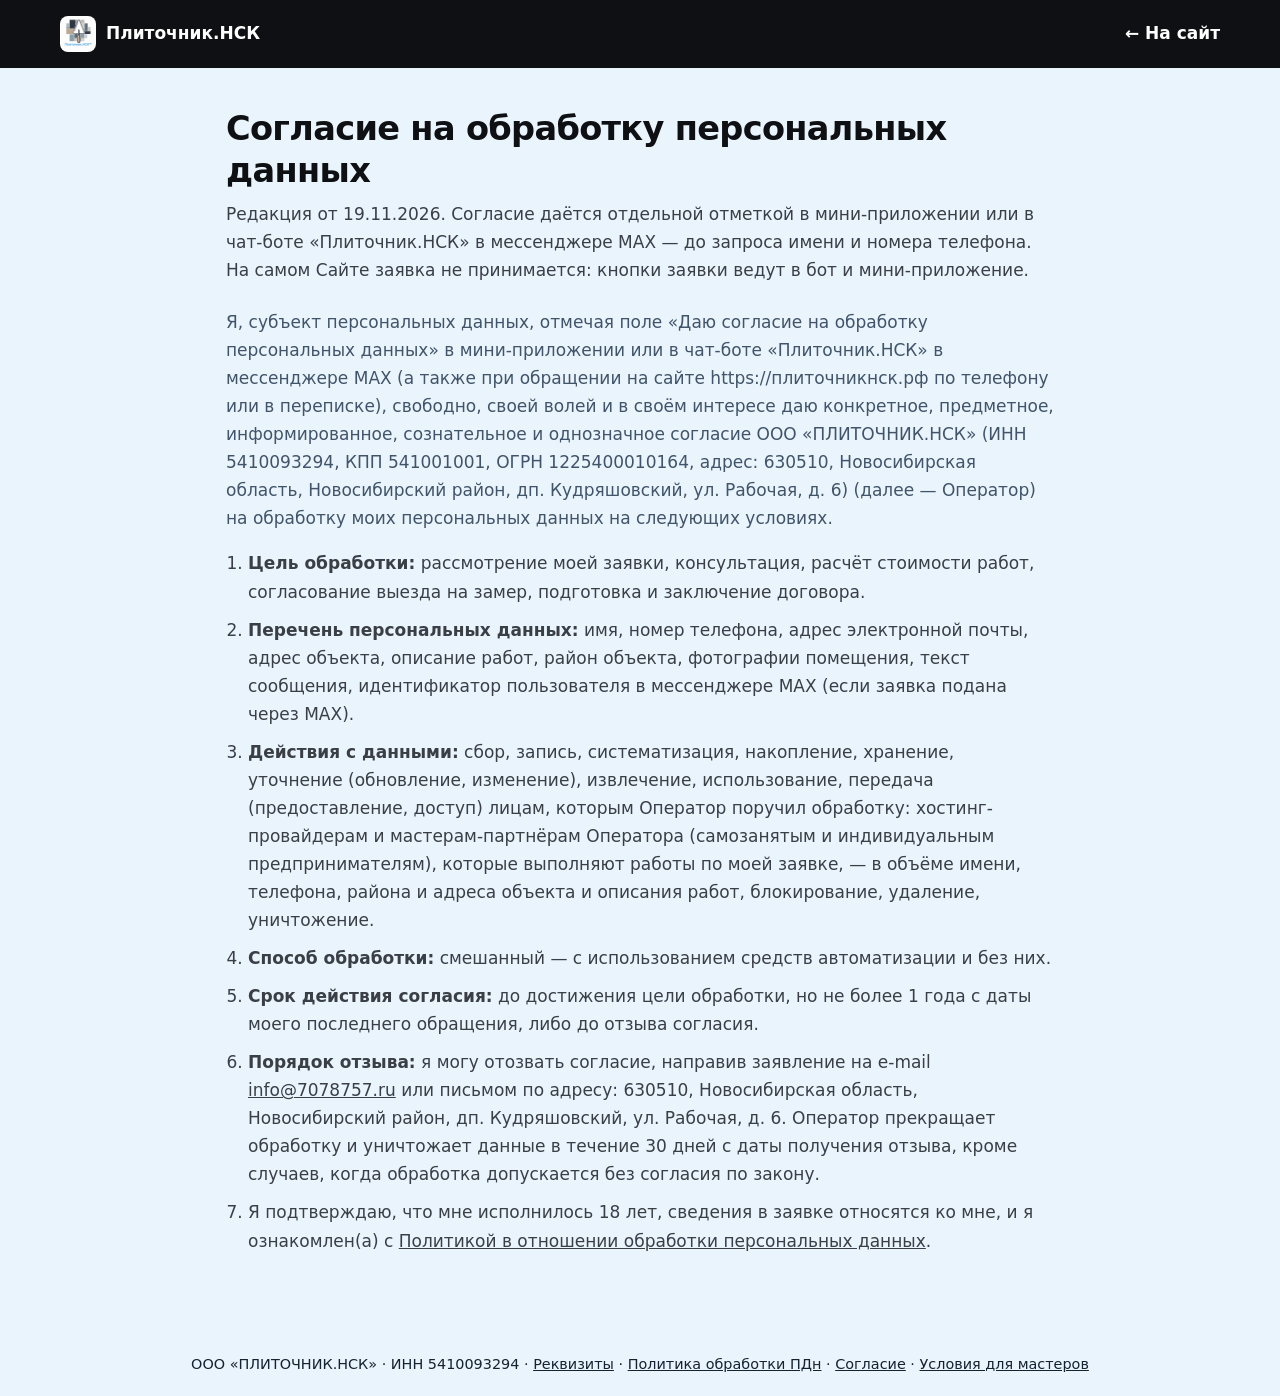
<file: consent.html>
<!DOCTYPE html>
<html lang="ru">
<head>
  <meta charset="UTF-8">
  <meta name="viewport" content="width=device-width, initial-scale=1.0">
  <title>Согласие на обработку персональных данных — Плиточник.НСК</title>
  <meta name="description" content="Согласие на обработку персональных данных для клиентов ООО «ПЛИТОЧНИК.НСК».">
  <link rel="canonical" href="https://www.xn--h1aagabnceg1af5d.xn--p1ai/consent.html">
  <link rel="stylesheet" href="style.css?v=20261119">
  <link rel="icon" type="image/x-icon" href="assets/logo.jpg">
  <style>
    .legal-top { background: var(--c-dark); padding: 16px 0; }
    .legal-top .container { display: flex; align-items: center; justify-content: space-between; gap: 16px; }
    .legal-top a { color: #fff; text-decoration: none; display: flex; align-items: center; gap: 10px; font-weight: 700; }
    .legal-top img { width: 36px; height: 36px; border-radius: 8px; }
    .legal { max-width: 860px; margin: 0 auto; padding: 40px 16px 64px; line-height: 1.65; color: var(--c-charcoal); }
    .legal h1 { font-size: clamp(1.5rem, 4vw, 2.1rem); line-height: 1.25; margin-bottom: 8px; color: var(--c-dark); }
    .legal h2 { font-size: 1.35rem; margin: 40px 0 12px; color: var(--c-dark); }
    .legal h3 { font-size: 1.1rem; margin: 28px 0 8px; color: var(--c-dark); }
    .legal p, .legal li { margin-bottom: 10px; }
    .legal ol, .legal ul { padding-left: 22px; margin-bottom: 14px; }
    .legal .meta { color: var(--c-grey); margin-bottom: 24px; }
    .legal .toc { background: var(--c-bg-alt); border-radius: 12px; padding: 14px 18px; margin-bottom: 24px; }
    .legal .table-wrap { overflow-x: auto; margin: 12px 0 20px; }
    .legal table { border-collapse: collapse; width: 100%; min-width: 640px; font-size: 0.92rem; }
    .legal th, .legal td { border: 1px solid var(--c-border); padding: 8px 10px; vertical-align: top; text-align: left; }
    .legal th { background: var(--c-bg-alt); }
    .legal a { word-break: break-word; }
    .legal-foot { border-top: 1px solid var(--c-border); padding: 20px 16px; text-align: center; color: var(--c-grey); font-size: 0.9rem; }
  </style>
</head>
<body>
  <div class="legal-top"><div class="container">
    <a href="/"><img src="assets/logo.jpg" alt="Логотип"> Плиточник.НСК</a>
    <a href="/#contact">← На сайт</a>
  </div></div>
  <main class="legal">
<h1>Согласие на обработку персональных данных</h1>
<p class="meta">Редакция от 19.11.2026. Согласие даётся отдельной отметкой в мини-приложении или в чат-боте «Плиточник.НСК» в мессенджере MAX — до запроса имени и номера телефона. На самом Сайте заявка не принимается: кнопки заявки ведут в бот и мини-приложение.</p>
<p>Я, субъект персональных данных, отмечая поле «Даю согласие на обработку персональных данных» в мини-приложении или в чат-боте «Плиточник.НСК» в мессенджере MAX (а также при обращении на сайте https://плиточникнск.рф по телефону или в переписке), свободно, своей волей и в своём интересе даю конкретное, предметное, информированное, сознательное и однозначное согласие ООО «ПЛИТОЧНИК.НСК» (ИНН 5410093294, КПП 541001001, ОГРН 1225400010164, адрес: 630510, Новосибирская область, Новосибирский район, дп. Кудряшовский, ул. Рабочая, д. 6) (далее — Оператор) на обработку моих персональных данных на следующих условиях.</p>
<ol><li><strong>Цель обработки:</strong> рассмотрение моей заявки, консультация, расчёт стоимости работ, согласование выезда на замер, подготовка и заключение договора.</li><li><strong>Перечень персональных данных:</strong> имя, номер телефона, адрес электронной почты, адрес объекта, описание работ, район объекта, фотографии помещения, текст сообщения, идентификатор пользователя в мессенджере MAX (если заявка подана через MAX).</li><li><strong>Действия с данными:</strong> сбор, запись, систематизация, накопление, хранение, уточнение (обновление, изменение), извлечение, использование, передача (предоставление, доступ) лицам, которым Оператор поручил обработку: хостинг-провайдерам и мастерам-партнёрам Оператора (самозанятым и индивидуальным предпринимателям), которые выполняют работы по моей заявке, — в объёме имени, телефона, района и адреса объекта и описания работ, блокирование, удаление, уничтожение.</li><li><strong>Способ обработки:</strong> смешанный — с использованием средств автоматизации и без них.</li><li><strong>Срок действия согласия:</strong> до достижения цели обработки, но не более 1 года с даты моего последнего обращения, либо до отзыва согласия.</li><li><strong>Порядок отзыва:</strong> я могу отозвать согласие, направив заявление на e-mail <a href="mailto:info@7078757.ru">info@7078757.ru</a> или письмом по адресу: 630510, Новосибирская область, Новосибирский район, дп. Кудряшовский, ул. Рабочая, д. 6. Оператор прекращает обработку и уничтожает данные в течение 30 дней с даты получения отзыва, кроме случаев, когда обработка допускается без согласия по закону.</li><li>Я подтверждаю, что мне исполнилось 18 лет, сведения в заявке относятся ко мне, и я ознакомлен(а) с <a href="https://плиточникнск.рф/privacy.html">Политикой в отношении обработки персональных данных</a>.</li></ol>
  </main>
  <div class="legal-foot">ООО «ПЛИТОЧНИК.НСК» · ИНН 5410093294 · <a href="requisites.html">Реквизиты</a> · <a href="privacy.html">Политика обработки ПДн</a> · <a href="consent.html">Согласие</a> · <a href="masters-terms.html">Условия для мастеров</a></div>
</body>
</html>
</file>
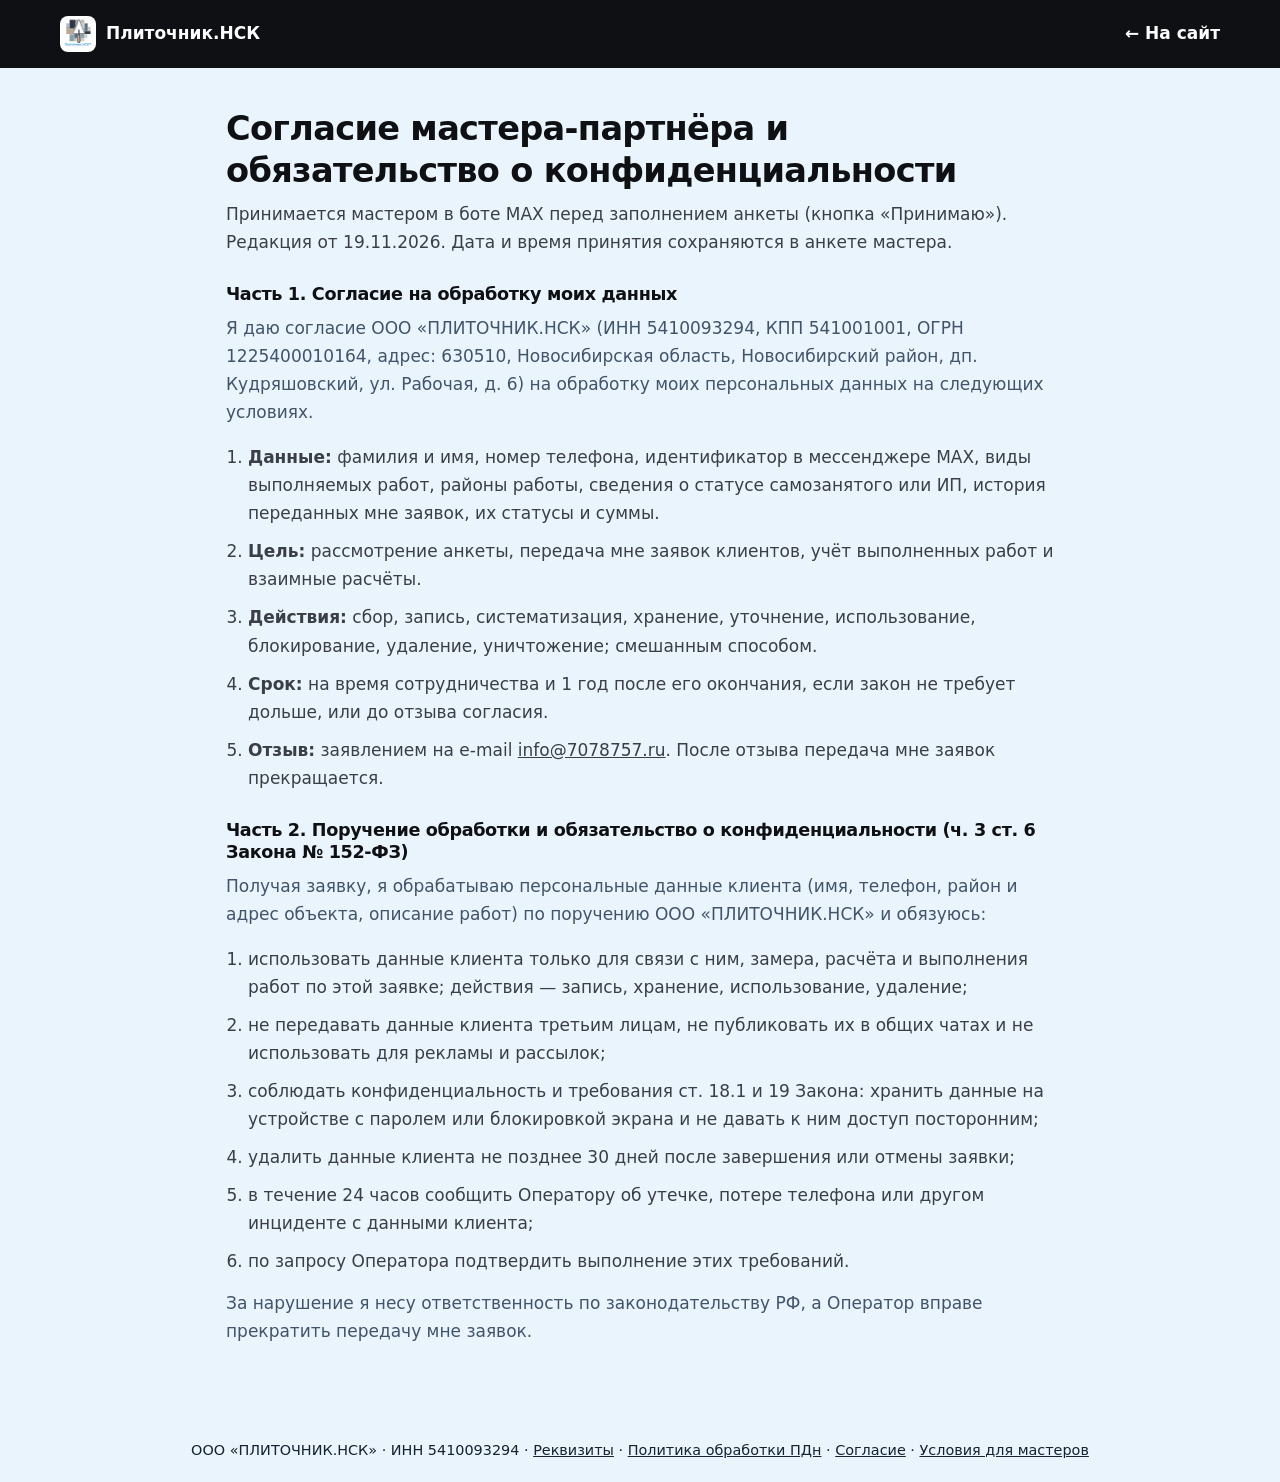
<file: masters-terms.html>
<!DOCTYPE html>
<html lang="ru">
<head>
  <meta charset="UTF-8">
  <meta name="viewport" content="width=device-width, initial-scale=1.0">
  <title>Условия для мастеров-партнёров — Плиточник.НСК</title>
  <meta name="description" content="Согласие мастера-партнёра на обработку данных и обязательство о конфиденциальности данных клиентов.">
  <link rel="canonical" href="https://www.xn--h1aagabnceg1af5d.xn--p1ai/masters-terms.html">
  <link rel="stylesheet" href="style.css?v=20261119">
  <link rel="icon" type="image/x-icon" href="assets/logo.jpg">
  <style>
    .legal-top { background: var(--c-dark); padding: 16px 0; }
    .legal-top .container { display: flex; align-items: center; justify-content: space-between; gap: 16px; }
    .legal-top a { color: #fff; text-decoration: none; display: flex; align-items: center; gap: 10px; font-weight: 700; }
    .legal-top img { width: 36px; height: 36px; border-radius: 8px; }
    .legal { max-width: 860px; margin: 0 auto; padding: 40px 16px 64px; line-height: 1.65; color: var(--c-charcoal); }
    .legal h1 { font-size: clamp(1.5rem, 4vw, 2.1rem); line-height: 1.25; margin-bottom: 8px; color: var(--c-dark); }
    .legal h2 { font-size: 1.35rem; margin: 40px 0 12px; color: var(--c-dark); }
    .legal h3 { font-size: 1.1rem; margin: 28px 0 8px; color: var(--c-dark); }
    .legal p, .legal li { margin-bottom: 10px; }
    .legal ol, .legal ul { padding-left: 22px; margin-bottom: 14px; }
    .legal .meta { color: var(--c-grey); margin-bottom: 24px; }
    .legal .toc { background: var(--c-bg-alt); border-radius: 12px; padding: 14px 18px; margin-bottom: 24px; }
    .legal .table-wrap { overflow-x: auto; margin: 12px 0 20px; }
    .legal table { border-collapse: collapse; width: 100%; min-width: 640px; font-size: 0.92rem; }
    .legal th, .legal td { border: 1px solid var(--c-border); padding: 8px 10px; vertical-align: top; text-align: left; }
    .legal th { background: var(--c-bg-alt); }
    .legal a { word-break: break-word; }
    .legal-foot { border-top: 1px solid var(--c-border); padding: 20px 16px; text-align: center; color: var(--c-grey); font-size: 0.9rem; }
  </style>
</head>
<body>
  <div class="legal-top"><div class="container">
    <a href="/"><img src="assets/logo.jpg" alt="Логотип"> Плиточник.НСК</a>
    <a href="/#contact">← На сайт</a>
  </div></div>
  <main class="legal">
<h1>Согласие мастера-партнёра и обязательство о конфиденциальности</h1>
<p class="meta">Принимается мастером в боте MAX перед заполнением анкеты (кнопка «Принимаю»). Редакция от 19.11.2026. Дата и время принятия сохраняются в анкете мастера.</p>
<h3>Часть 1. Согласие на обработку моих данных</h3>
<p>Я даю согласие ООО «ПЛИТОЧНИК.НСК» (ИНН 5410093294, КПП 541001001, ОГРН 1225400010164, адрес: 630510, Новосибирская область, Новосибирский район, дп. Кудряшовский, ул. Рабочая, д. 6) на обработку моих персональных данных на следующих условиях.</p>
<ol><li><strong>Данные:</strong> фамилия и имя, номер телефона, идентификатор в мессенджере MAX, виды выполняемых работ, районы работы, сведения о статусе самозанятого или ИП, история переданных мне заявок, их статусы и суммы.</li><li><strong>Цель:</strong> рассмотрение анкеты, передача мне заявок клиентов, учёт выполненных работ и взаимные расчёты.</li><li><strong>Действия:</strong> сбор, запись, систематизация, хранение, уточнение, использование, блокирование, удаление, уничтожение; смешанным способом.</li><li><strong>Срок:</strong> на время сотрудничества и 1 год после его окончания, если закон не требует дольше, или до отзыва согласия.</li><li><strong>Отзыв:</strong> заявлением на e-mail <a href="mailto:info@7078757.ru">info@7078757.ru</a>. После отзыва передача мне заявок прекращается.</li></ol>
<h3>Часть 2. Поручение обработки и обязательство о конфиденциальности (ч. 3 ст. 6 Закона № 152-ФЗ)</h3>
<p>Получая заявку, я обрабатываю персональные данные клиента (имя, телефон, район и адрес объекта, описание работ) по поручению ООО «ПЛИТОЧНИК.НСК» и обязуюсь:</p>
<ol><li>использовать данные клиента только для связи с ним, замера, расчёта и выполнения работ по этой заявке; действия — запись, хранение, использование, удаление;</li><li>не передавать данные клиента третьим лицам, не публиковать их в общих чатах и не использовать для рекламы и рассылок;</li><li>соблюдать конфиденциальность и требования ст. 18.1 и 19 Закона: хранить данные на устройстве с паролем или блокировкой экрана и не давать к ним доступ посторонним;</li><li>удалить данные клиента не позднее 30 дней после завершения или отмены заявки;</li><li>в течение 24 часов сообщить Оператору об утечке, потере телефона или другом инциденте с данными клиента;</li><li>по запросу Оператора подтвердить выполнение этих требований.</li></ol>
<p>За нарушение я несу ответственность по законодательству РФ, а Оператор вправе прекратить передачу мне заявок.</p>
  </main>
  <div class="legal-foot">ООО «ПЛИТОЧНИК.НСК» · ИНН 5410093294 · <a href="requisites.html">Реквизиты</a> · <a href="privacy.html">Политика обработки ПДн</a> · <a href="consent.html">Согласие</a> · <a href="masters-terms.html">Условия для мастеров</a></div>
</body>
</html>
</file>
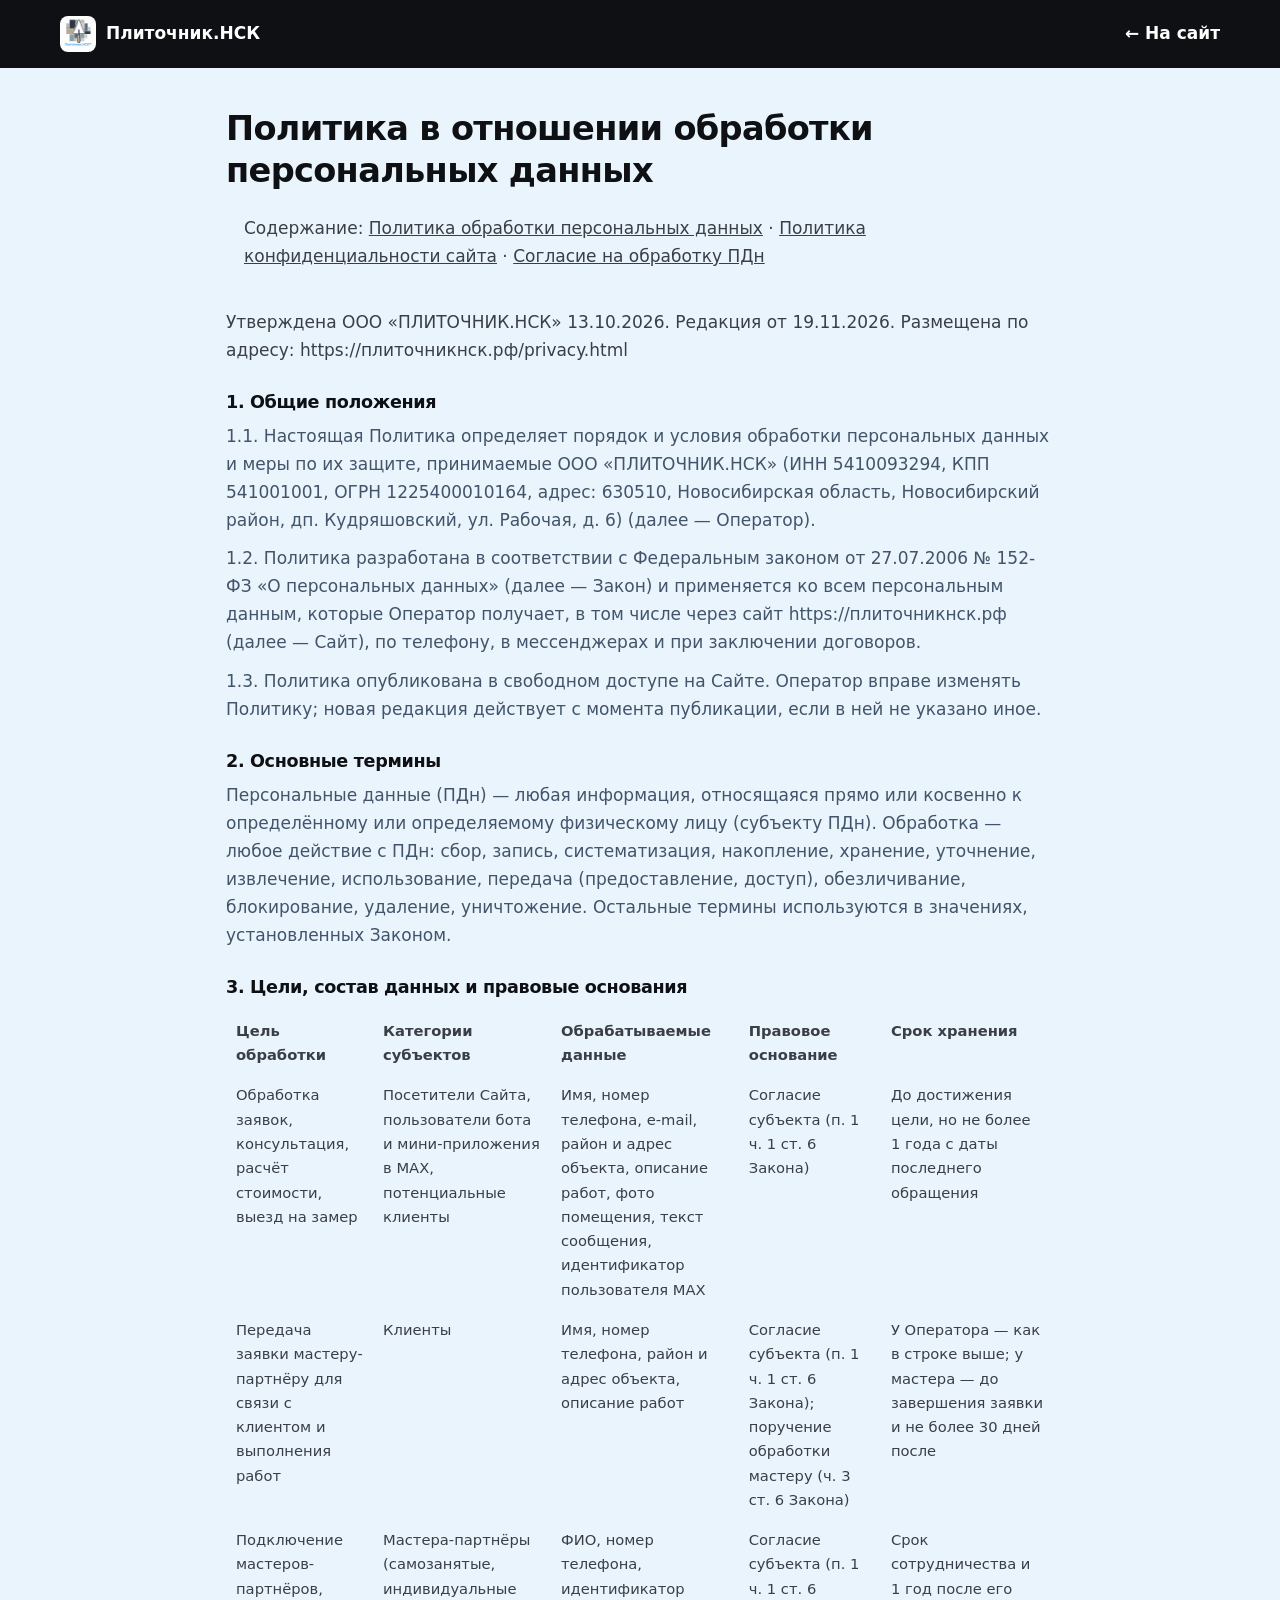
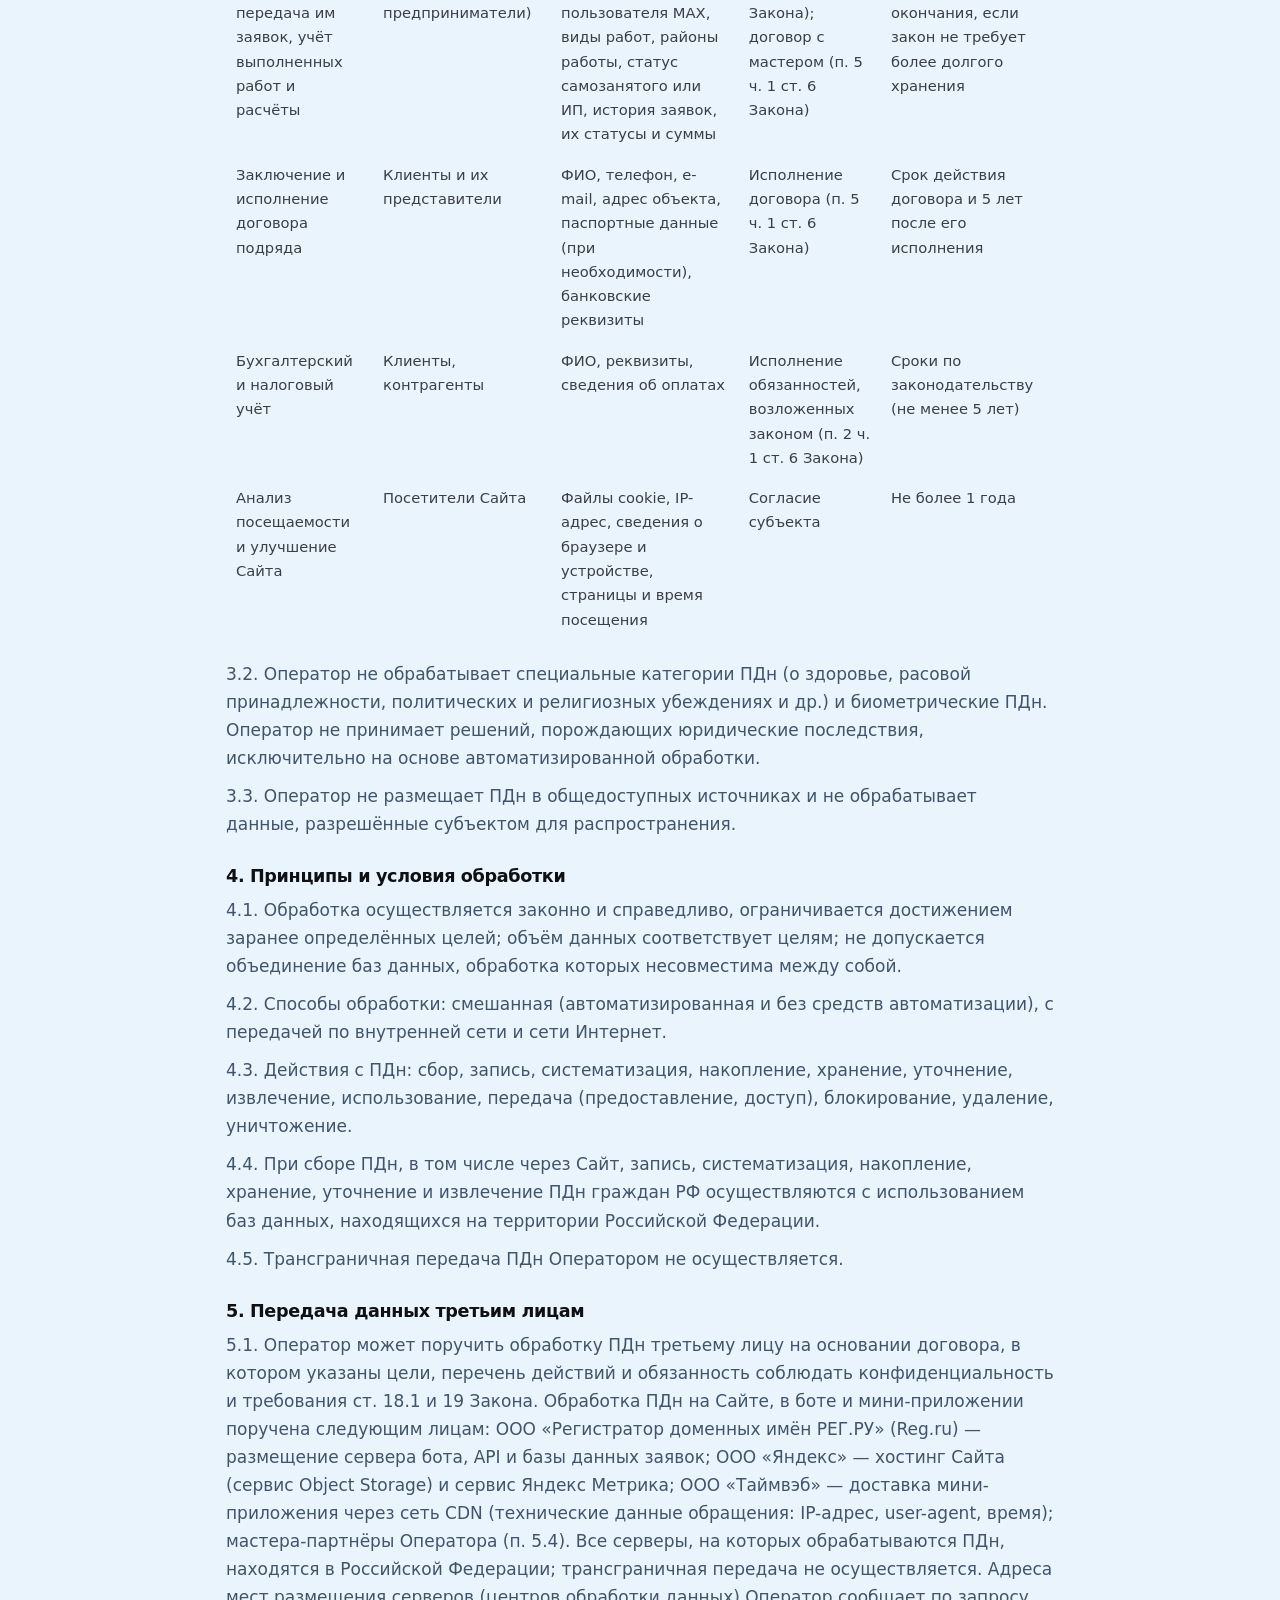
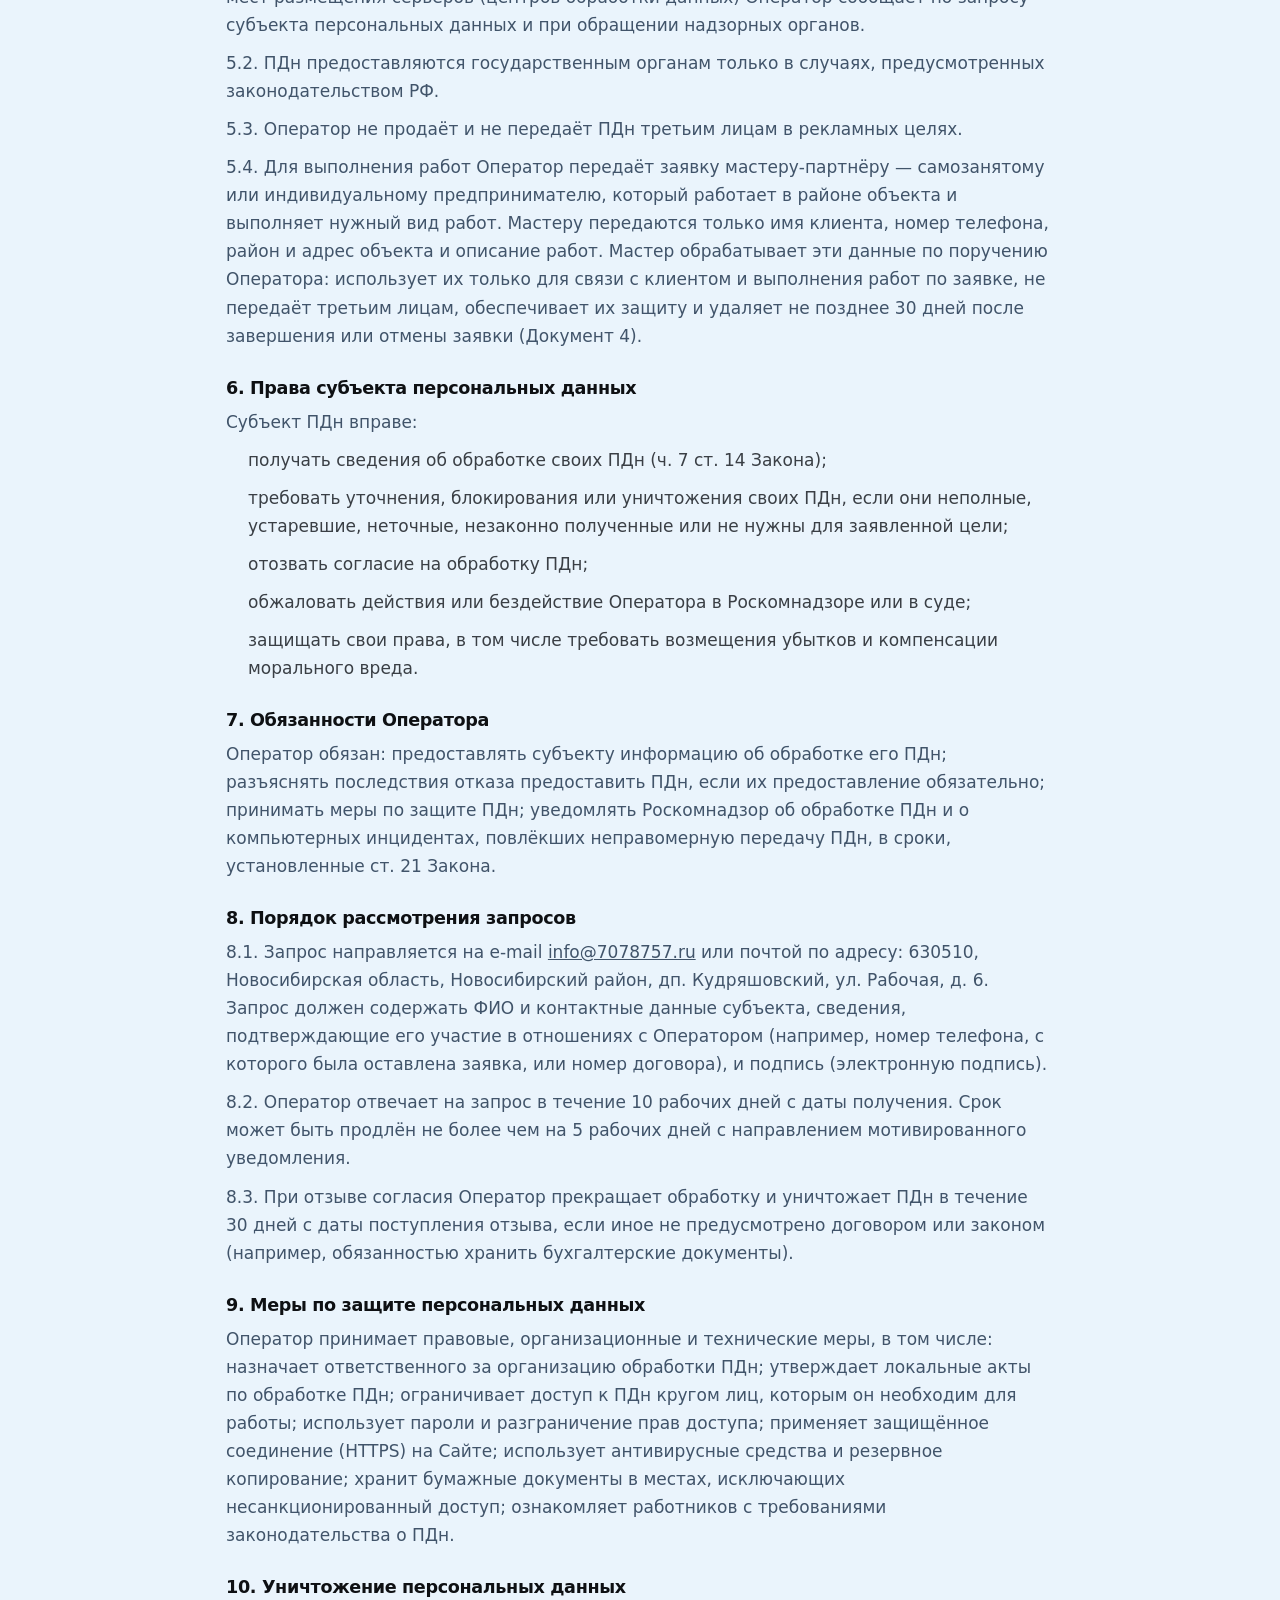
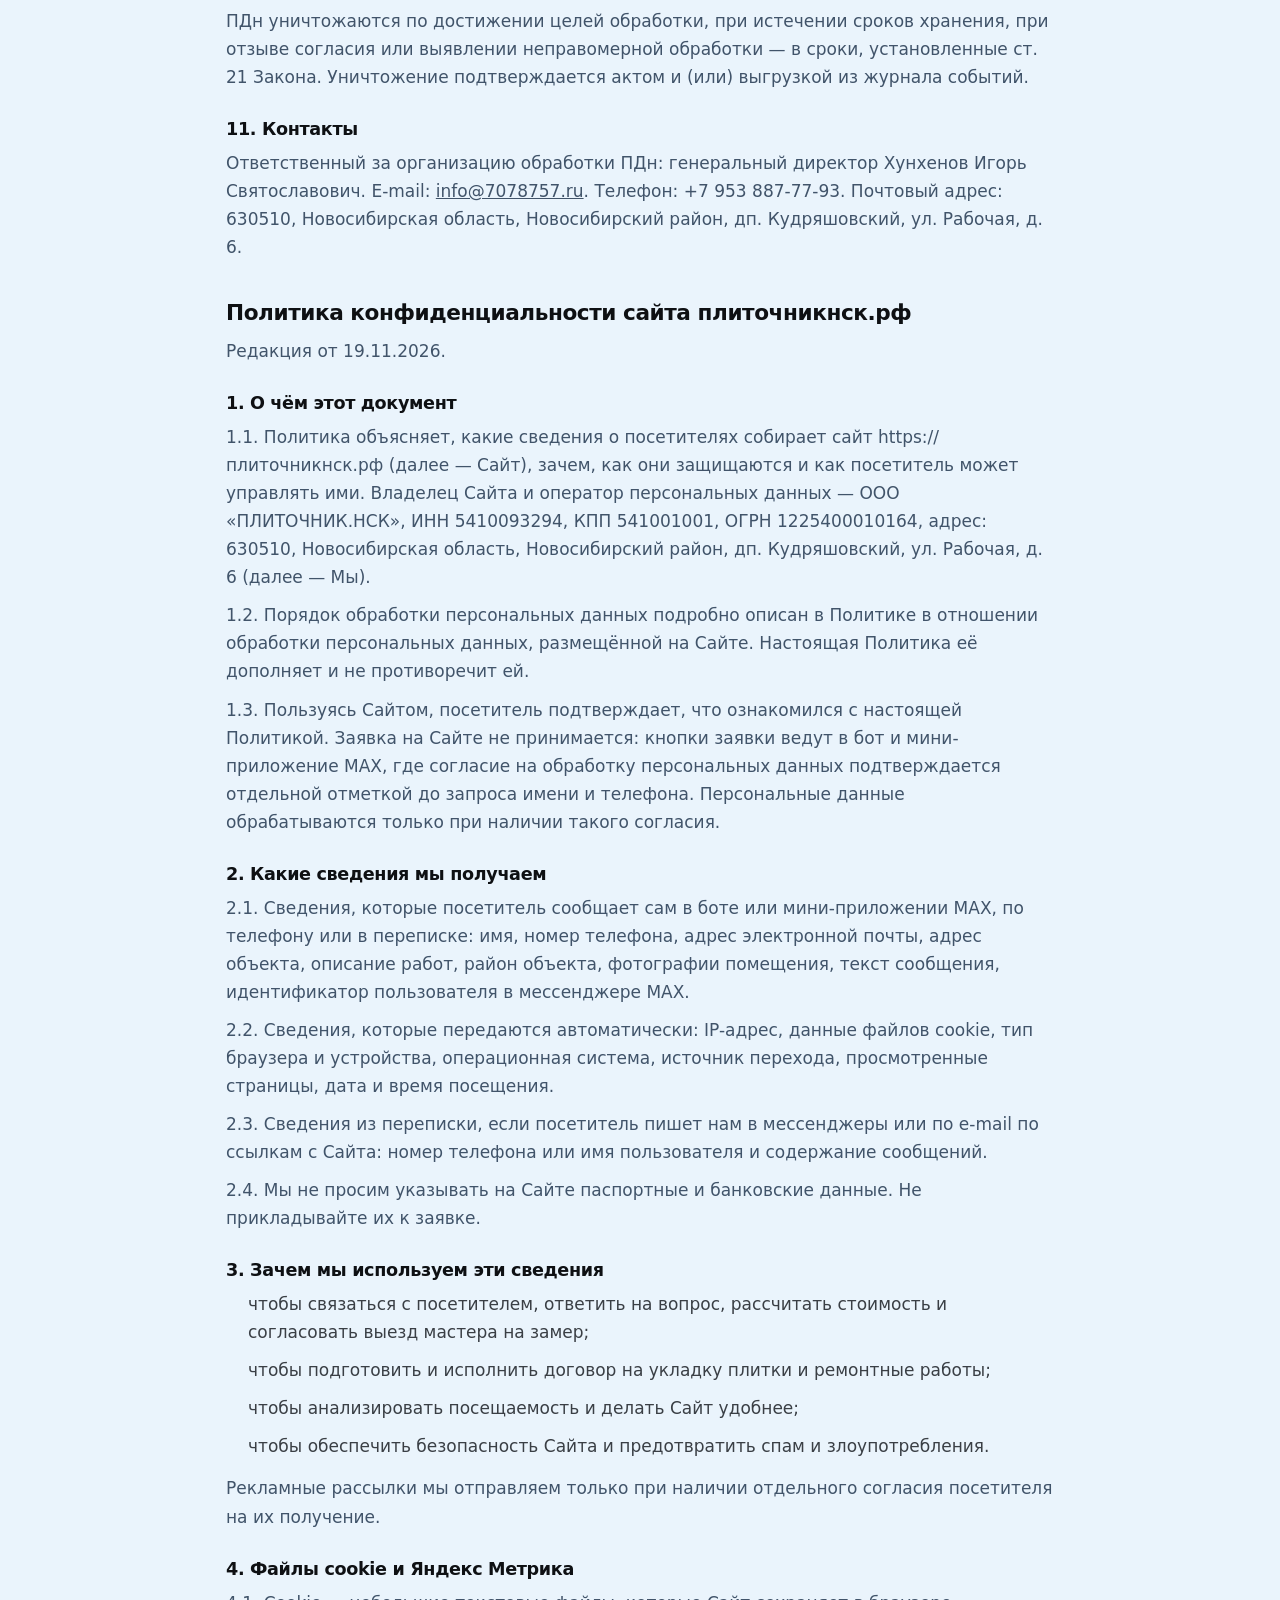
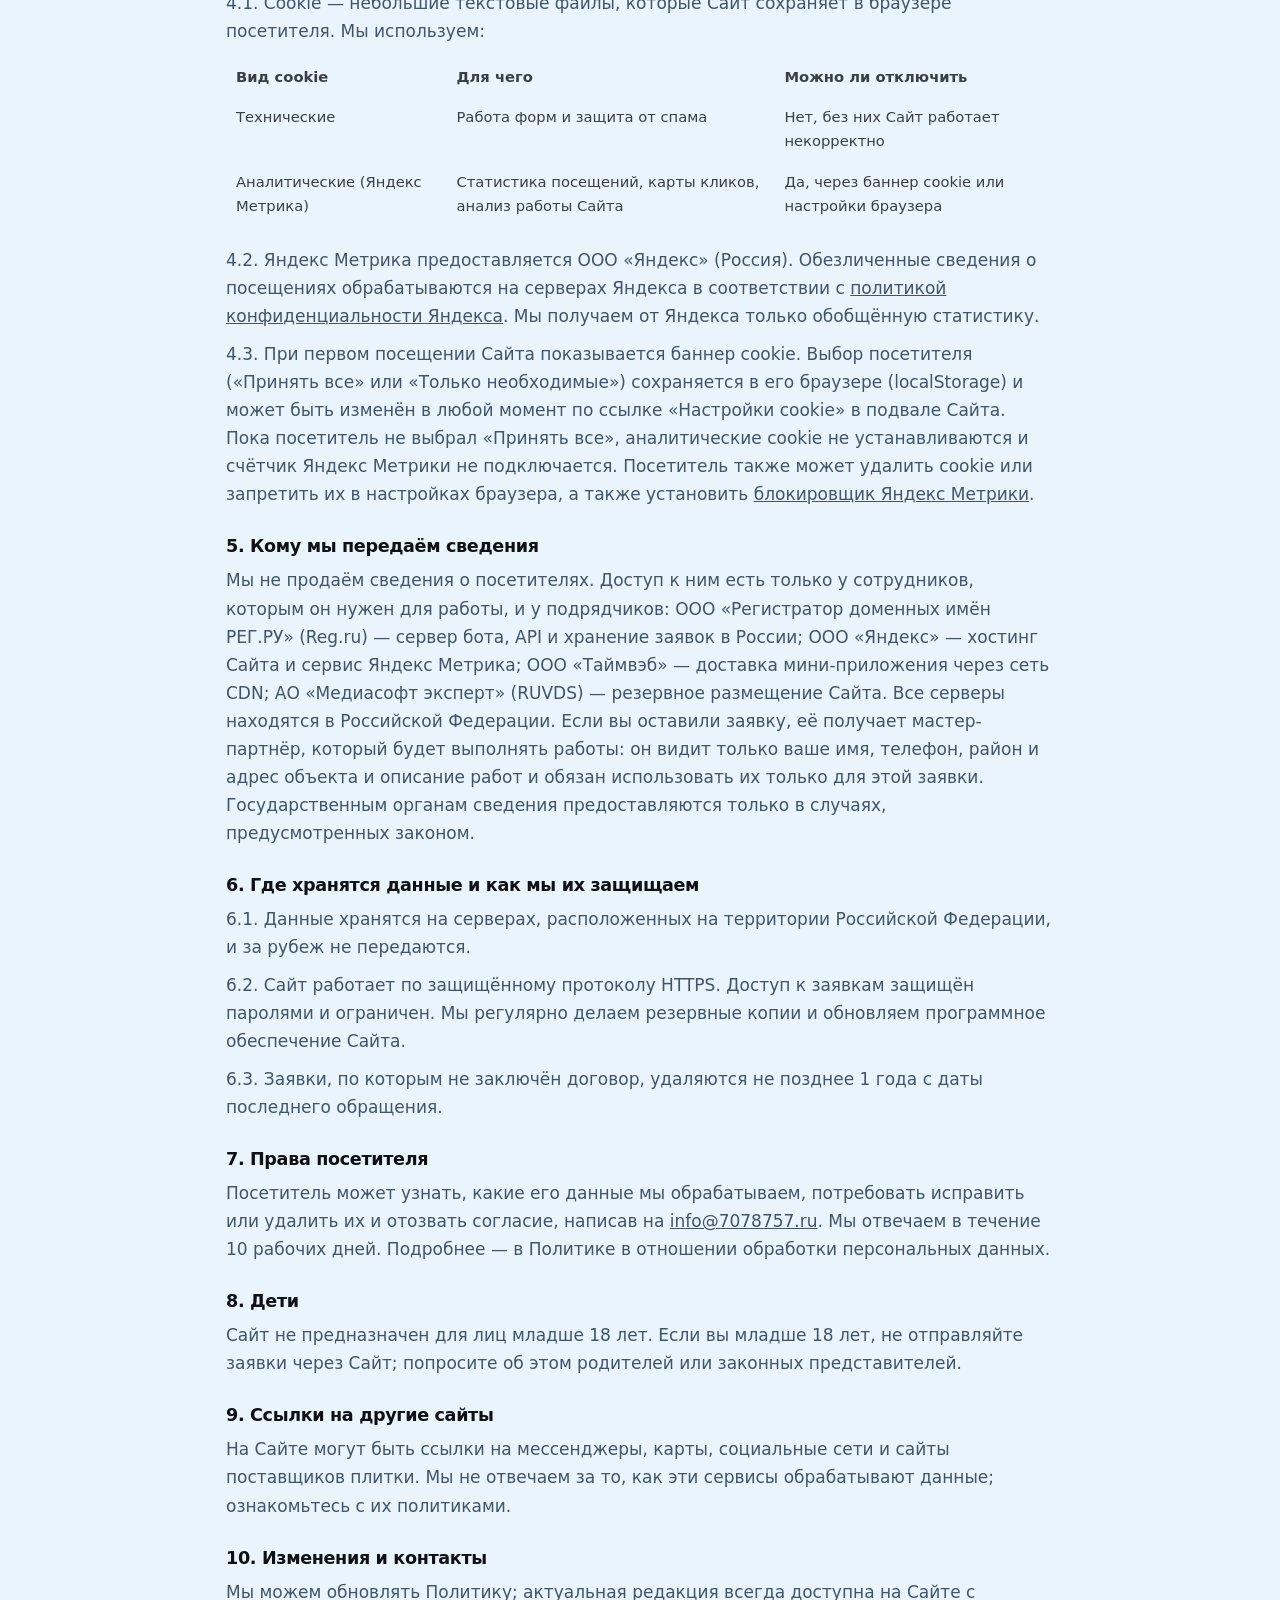
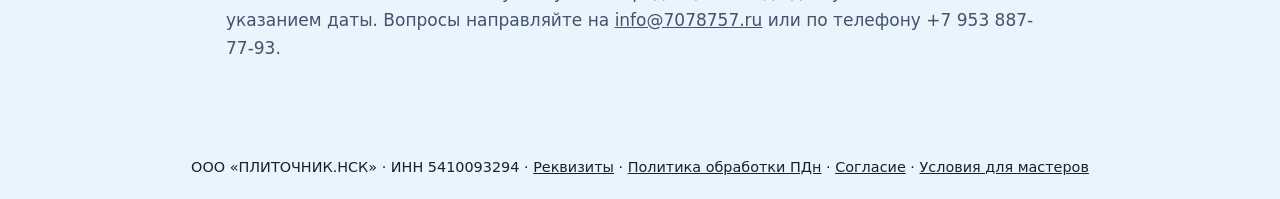
<file: privacy.html>
<!DOCTYPE html>
<html lang="ru">
<head>
  <meta charset="UTF-8">
  <meta name="viewport" content="width=device-width, initial-scale=1.0">
  <title>Политика обработки персональных данных — Плиточник.НСК</title>
  <meta name="description" content="Политика ООО «ПЛИТОЧНИК.НСК» в отношении обработки персональных данных и политика конфиденциальности сайта.">
  <link rel="canonical" href="https://www.xn--h1aagabnceg1af5d.xn--p1ai/privacy.html">
  <link rel="stylesheet" href="style.css?v=20261119">
  <link rel="icon" type="image/x-icon" href="assets/logo.jpg">
  <style>
    .legal-top { background: var(--c-dark); padding: 16px 0; }
    .legal-top .container { display: flex; align-items: center; justify-content: space-between; gap: 16px; }
    .legal-top a { color: #fff; text-decoration: none; display: flex; align-items: center; gap: 10px; font-weight: 700; }
    .legal-top img { width: 36px; height: 36px; border-radius: 8px; }
    .legal { max-width: 860px; margin: 0 auto; padding: 40px 16px 64px; line-height: 1.65; color: var(--c-charcoal); }
    .legal h1 { font-size: clamp(1.5rem, 4vw, 2.1rem); line-height: 1.25; margin-bottom: 8px; color: var(--c-dark); }
    .legal h2 { font-size: 1.35rem; margin: 40px 0 12px; color: var(--c-dark); }
    .legal h3 { font-size: 1.1rem; margin: 28px 0 8px; color: var(--c-dark); }
    .legal p, .legal li { margin-bottom: 10px; }
    .legal ol, .legal ul { padding-left: 22px; margin-bottom: 14px; }
    .legal .meta { color: var(--c-grey); margin-bottom: 24px; }
    .legal .toc { background: var(--c-bg-alt); border-radius: 12px; padding: 14px 18px; margin-bottom: 24px; }
    .legal .table-wrap { overflow-x: auto; margin: 12px 0 20px; }
    .legal table { border-collapse: collapse; width: 100%; min-width: 640px; font-size: 0.92rem; }
    .legal th, .legal td { border: 1px solid var(--c-border); padding: 8px 10px; vertical-align: top; text-align: left; }
    .legal th { background: var(--c-bg-alt); }
    .legal a { word-break: break-word; }
    .legal-foot { border-top: 1px solid var(--c-border); padding: 20px 16px; text-align: center; color: var(--c-grey); font-size: 0.9rem; }
  </style>
</head>
<body>
  <div class="legal-top"><div class="container">
    <a href="/"><img src="assets/logo.jpg" alt="Логотип"> Плиточник.НСК</a>
    <a href="/#contact">← На сайт</a>
  </div></div>
  <main class="legal">
<h1 id="ops">Политика в отношении обработки персональных данных</h1>
<div class="toc">Содержание: <a href="#ops">Политика обработки персональных данных</a> · <a href="#site">Политика конфиденциальности сайта</a> · <a href="consent.html">Согласие на обработку ПДн</a></div>
<p class="meta">Утверждена ООО «ПЛИТОЧНИК.НСК» 13.10.2026. Редакция от 19.11.2026. Размещена по адресу: https://плиточникнск.рф/privacy.html</p>
<h3>1. Общие положения</h3>
<p>1.1. Настоящая Политика определяет порядок и условия обработки персональных данных и меры по их защите, принимаемые ООО «ПЛИТОЧНИК.НСК» (ИНН 5410093294, КПП 541001001, ОГРН 1225400010164, адрес: 630510, Новосибирская область, Новосибирский район, дп. Кудряшовский, ул. Рабочая, д. 6) (далее — Оператор).</p>
<p>1.2. Политика разработана в соответствии с Федеральным законом от 27.07.2006 № 152-ФЗ «О персональных данных» (далее — Закон) и применяется ко всем персональным данным, которые Оператор получает, в том числе через сайт https://плиточникнск.рф (далее — Сайт), по телефону, в мессенджерах и при заключении договоров.</p>
<p>1.3. Политика опубликована в свободном доступе на Сайте. Оператор вправе изменять Политику; новая редакция действует с момента публикации, если в ней не указано иное.</p>
<h3>2. Основные термины</h3>
<p>Персональные данные (ПДн) — любая информация, относящаяся прямо или косвенно к определённому или определяемому физическому лицу (субъекту ПДн). Обработка — любое действие с ПДн: сбор, запись, систематизация, накопление, хранение, уточнение, извлечение, использование, передача (предоставление, доступ), обезличивание, блокирование, удаление, уничтожение. Остальные термины используются в значениях, установленных Законом.</p>
<h3>3. Цели, состав данных и правовые основания</h3>
<div class="table-wrap"><table><thead><tr><th>Цель обработки</th><th>Категории субъектов</th><th>Обрабатываемые данные</th><th>Правовое основание</th><th>Срок хранения</th></tr></thead><tbody><tr><td>Обработка заявок, консультация, расчёт стоимости, выезд на замер</td><td>Посетители Сайта, пользователи бота и мини-приложения в MAX, потенциальные клиенты</td><td>Имя, номер телефона, e-mail, район и адрес объекта, описание работ, фото помещения, текст сообщения, идентификатор пользователя MAX</td><td>Согласие субъекта (п. 1 ч. 1 ст. 6 Закона)</td><td>До достижения цели, но не более 1 года с даты последнего обращения</td></tr><tr><td>Передача заявки мастеру-партнёру для связи с клиентом и выполнения работ</td><td>Клиенты</td><td>Имя, номер телефона, район и адрес объекта, описание работ</td><td>Согласие субъекта (п. 1 ч. 1 ст. 6 Закона); поручение обработки мастеру (ч. 3 ст. 6 Закона)</td><td>У Оператора — как в строке выше; у мастера — до завершения заявки и не более 30 дней после</td></tr><tr><td>Подключение мастеров-партнёров, передача им заявок, учёт выполненных работ и расчёты</td><td>Мастера-партнёры (самозанятые, индивидуальные предприниматели)</td><td>ФИО, номер телефона, идентификатор пользователя MAX, виды работ, районы работы, статус самозанятого или ИП, история заявок, их статусы и суммы</td><td>Согласие субъекта (п. 1 ч. 1 ст. 6 Закона); договор с мастером (п. 5 ч. 1 ст. 6 Закона)</td><td>Срок сотрудничества и 1 год после его окончания, если закон не требует более долгого хранения</td></tr><tr><td>Заключение и исполнение договора подряда</td><td>Клиенты и их представители</td><td>ФИО, телефон, e-mail, адрес объекта, паспортные данные (при необходимости), банковские реквизиты</td><td>Исполнение договора (п. 5 ч. 1 ст. 6 Закона)</td><td>Срок действия договора и 5 лет после его исполнения</td></tr><tr><td>Бухгалтерский и налоговый учёт</td><td>Клиенты, контрагенты</td><td>ФИО, реквизиты, сведения об оплатах</td><td>Исполнение обязанностей, возложенных законом (п. 2 ч. 1 ст. 6 Закона)</td><td>Сроки по законодательству (не менее 5 лет)</td></tr><tr><td>Анализ посещаемости и улучшение Сайта</td><td>Посетители Сайта</td><td>Файлы cookie, IP-адрес, сведения о браузере и устройстве, страницы и время посещения</td><td>Согласие субъекта</td><td>Не более 1 года</td></tr></tbody></table></div>
<p>3.2. Оператор не обрабатывает специальные категории ПДн (о здоровье, расовой принадлежности, политических и религиозных убеждениях и др.) и биометрические ПДн. Оператор не принимает решений, порождающих юридические последствия, исключительно на основе автоматизированной обработки.</p>
<p>3.3. Оператор не размещает ПДн в общедоступных источниках и не обрабатывает данные, разрешённые субъектом для распространения.</p>
<h3>4. Принципы и условия обработки</h3>
<p>4.1. Обработка осуществляется законно и справедливо, ограничивается достижением заранее определённых целей; объём данных соответствует целям; не допускается объединение баз данных, обработка которых несовместима между собой.</p>
<p>4.2. Способы обработки: смешанная (автоматизированная и без средств автоматизации), с передачей по внутренней сети и сети Интернет.</p>
<p>4.3. Действия с ПДн: сбор, запись, систематизация, накопление, хранение, уточнение, извлечение, использование, передача (предоставление, доступ), блокирование, удаление, уничтожение.</p>
<p>4.4. При сборе ПДн, в том числе через Сайт, запись, систематизация, накопление, хранение, уточнение и извлечение ПДн граждан РФ осуществляются с использованием баз данных, находящихся на территории Российской Федерации.</p>
<p>4.5. Трансграничная передача ПДн Оператором не осуществляется.</p>
<h3>5. Передача данных третьим лицам</h3>
<p>5.1. Оператор может поручить обработку ПДн третьему лицу на основании договора, в котором указаны цели, перечень действий и обязанность соблюдать конфиденциальность и требования ст. 18.1 и 19 Закона. Обработка ПДн на Сайте, в боте и мини-приложении поручена следующим лицам: ООО «Регистратор доменных имён РЕГ.РУ» (Reg.ru) — размещение сервера бота, API и базы данных заявок; ООО «Яндекс» — хостинг Сайта (сервис Object Storage) и сервис Яндекс Метрика; ООО «Таймвэб» — доставка мини-приложения через сеть CDN (технические данные обращения: IP-адрес, user-agent, время); мастера-партнёры Оператора (п. 5.4). Все серверы, на которых обрабатываются ПДн, находятся в Российской Федерации; трансграничная передача не осуществляется. Адреса мест размещения серверов (центров обработки данных) Оператор сообщает по запросу субъекта персональных данных и при обращении надзорных органов.</p>
<p>5.2. ПДн предоставляются государственным органам только в случаях, предусмотренных законодательством РФ.</p>
<p>5.3. Оператор не продаёт и не передаёт ПДн третьим лицам в рекламных целях.</p>
<p>5.4. Для выполнения работ Оператор передаёт заявку мастеру-партнёру — самозанятому или индивидуальному предпринимателю, который работает в районе объекта и выполняет нужный вид работ. Мастеру передаются только имя клиента, номер телефона, район и адрес объекта и описание работ. Мастер обрабатывает эти данные по поручению Оператора: использует их только для связи с клиентом и выполнения работ по заявке, не передаёт третьим лицам, обеспечивает их защиту и удаляет не позднее 30 дней после завершения или отмены заявки (Документ 4).</p>
<h3>6. Права субъекта персональных данных</h3>
<p>Субъект ПДн вправе:</p>
<ul><li>получать сведения об обработке своих ПДн (ч. 7 ст. 14 Закона);</li><li>требовать уточнения, блокирования или уничтожения своих ПДн, если они неполные, устаревшие, неточные, незаконно полученные или не нужны для заявленной цели;</li><li>отозвать согласие на обработку ПДн;</li><li>обжаловать действия или бездействие Оператора в Роскомнадзоре или в суде;</li><li>защищать свои права, в том числе требовать возмещения убытков и компенсации морального вреда.</li></ul>
<h3>7. Обязанности Оператора</h3>
<p>Оператор обязан: предоставлять субъекту информацию об обработке его ПДн; разъяснять последствия отказа предоставить ПДн, если их предоставление обязательно; принимать меры по защите ПДн; уведомлять Роскомнадзор об обработке ПДн и о компьютерных инцидентах, повлёкших неправомерную передачу ПДн, в сроки, установленные ст. 21 Закона.</p>
<h3>8. Порядок рассмотрения запросов</h3>
<p>8.1. Запрос направляется на e-mail <a href="mailto:info@7078757.ru">info@7078757.ru</a> или почтой по адресу: 630510, Новосибирская область, Новосибирский район, дп. Кудряшовский, ул. Рабочая, д. 6. Запрос должен содержать ФИО и контактные данные субъекта, сведения, подтверждающие его участие в отношениях с Оператором (например, номер телефона, с которого была оставлена заявка, или номер договора), и подпись (электронную подпись).</p>
<p>8.2. Оператор отвечает на запрос в течение 10 рабочих дней с даты получения. Срок может быть продлён не более чем на 5 рабочих дней с направлением мотивированного уведомления.</p>
<p>8.3. При отзыве согласия Оператор прекращает обработку и уничтожает ПДн в течение 30 дней с даты поступления отзыва, если иное не предусмотрено договором или законом (например, обязанностью хранить бухгалтерские документы).</p>
<h3>9. Меры по защите персональных данных</h3>
<p>Оператор принимает правовые, организационные и технические меры, в том числе: назначает ответственного за организацию обработки ПДн; утверждает локальные акты по обработке ПДн; ограничивает доступ к ПДн кругом лиц, которым он необходим для работы; использует пароли и разграничение прав доступа; применяет защищённое соединение (HTTPS) на Сайте; использует антивирусные средства и резервное копирование; хранит бумажные документы в местах, исключающих несанкционированный доступ; ознакомляет работников с требованиями законодательства о ПДн.</p>
<h3>10. Уничтожение персональных данных</h3>
<p>ПДн уничтожаются по достижении целей обработки, при истечении сроков хранения, при отзыве согласия или выявлении неправомерной обработки — в сроки, установленные ст. 21 Закона. Уничтожение подтверждается актом и (или) выгрузкой из журнала событий.</p>
<h3>11. Контакты</h3>
<p>Ответственный за организацию обработки ПДн: генеральный директор Хунхенов Игорь Святославович. E-mail: <a href="mailto:info@7078757.ru">info@7078757.ru</a>. Телефон: +7 953 887-77-93. Почтовый адрес: 630510, Новосибирская область, Новосибирский район, дп. Кудряшовский, ул. Рабочая, д. 6.</p>
<h2 id="site">Политика конфиденциальности сайта плиточникнск.рф</h2>
<p>Редакция от 19.11.2026.</p>
<h3>1. О чём этот документ</h3>
<p>1.1. Политика объясняет, какие сведения о посетителях собирает сайт https://плиточникнск.рф (далее — Сайт), зачем, как они защищаются и как посетитель может управлять ими. Владелец Сайта и оператор персональных данных — ООО «ПЛИТОЧНИК.НСК», ИНН 5410093294, КПП 541001001, ОГРН 1225400010164, адрес: 630510, Новосибирская область, Новосибирский район, дп. Кудряшовский, ул. Рабочая, д. 6 (далее — Мы).</p>
<p>1.2. Порядок обработки персональных данных подробно описан в Политике в отношении обработки персональных данных, размещённой на Сайте. Настоящая Политика её дополняет и не противоречит ей.</p>
<p>1.3. Пользуясь Сайтом, посетитель подтверждает, что ознакомился с настоящей Политикой. Заявка на Сайте не принимается: кнопки заявки ведут в бот и мини-приложение MAX, где согласие на обработку персональных данных подтверждается отдельной отметкой до запроса имени и телефона. Персональные данные обрабатываются только при наличии такого согласия.</p>
<h3>2. Какие сведения мы получаем</h3>
<p>2.1. Сведения, которые посетитель сообщает сам в боте или мини-приложении MAX, по телефону или в переписке: имя, номер телефона, адрес электронной почты, адрес объекта, описание работ, район объекта, фотографии помещения, текст сообщения, идентификатор пользователя в мессенджере MAX.</p>
<p>2.2. Сведения, которые передаются автоматически: IP-адрес, данные файлов cookie, тип браузера и устройства, операционная система, источник перехода, просмотренные страницы, дата и время посещения.</p>
<p>2.3. Сведения из переписки, если посетитель пишет нам в мессенджеры или по e-mail по ссылкам с Сайта: номер телефона или имя пользователя и содержание сообщений.</p>
<p>2.4. Мы не просим указывать на Сайте паспортные и банковские данные. Не прикладывайте их к заявке.</p>
<h3>3. Зачем мы используем эти сведения</h3>
<ul><li>чтобы связаться с посетителем, ответить на вопрос, рассчитать стоимость и согласовать выезд мастера на замер;</li><li>чтобы подготовить и исполнить договор на укладку плитки и ремонтные работы;</li><li>чтобы анализировать посещаемость и делать Сайт удобнее;</li><li>чтобы обеспечить безопасность Сайта и предотвратить спам и злоупотребления.</li></ul>
<p>Рекламные рассылки мы отправляем только при наличии отдельного согласия посетителя на их получение.</p>
<h3>4. Файлы cookie и Яндекс Метрика</h3>
<p>4.1. Cookie — небольшие текстовые файлы, которые Сайт сохраняет в браузере посетителя. Мы используем:</p>
<div class="table-wrap"><table><thead><tr><th>Вид cookie</th><th>Для чего</th><th>Можно ли отключить</th></tr></thead><tbody><tr><td>Технические</td><td>Работа форм и защита от спама</td><td>Нет, без них Сайт работает некорректно</td></tr><tr><td>Аналитические (Яндекс Метрика)</td><td>Статистика посещений, карты кликов, анализ работы Сайта</td><td>Да, через баннер cookie или настройки браузера</td></tr></tbody></table></div>
<p>4.2. Яндекс Метрика предоставляется ООО «Яндекс» (Россия). Обезличенные сведения о посещениях обрабатываются на серверах Яндекса в соответствии с <a href="https://yandex.ru/legal/confidential/">политикой конфиденциальности Яндекса</a>. Мы получаем от Яндекса только обобщённую статистику.</p>
<p>4.3. При первом посещении Сайта показывается баннер cookie. Выбор посетителя («Принять все» или «Только необходимые») сохраняется в его браузере (localStorage) и может быть изменён в любой момент по ссылке «Настройки cookie» в подвале Сайта. Пока посетитель не выбрал «Принять все», аналитические cookie не устанавливаются и счётчик Яндекс Метрики не подключается. Посетитель также может удалить cookie или запретить их в настройках браузера, а также установить <a href="https://yandex.ru/support/metrica/general/opt-out.html">блокировщик Яндекс Метрики</a>.</p>
<h3>5. Кому мы передаём сведения</h3>
<p>Мы не продаём сведения о посетителях. Доступ к ним есть только у сотрудников, которым он нужен для работы, и у подрядчиков: ООО «Регистратор доменных имён РЕГ.РУ» (Reg.ru) — сервер бота, API и хранение заявок в России; ООО «Яндекс» — хостинг Сайта и сервис Яндекс Метрика; ООО «Таймвэб» — доставка мини-приложения через сеть CDN; АО «Медиасофт эксперт» (RUVDS) — резервное размещение Сайта. Все серверы находятся в Российской Федерации. Если вы оставили заявку, её получает мастер-партнёр, который будет выполнять работы: он видит только ваше имя, телефон, район и адрес объекта и описание работ и обязан использовать их только для этой заявки. Государственным органам сведения предоставляются только в случаях, предусмотренных законом.</p>
<h3>6. Где хранятся данные и как мы их защищаем</h3>
<p>6.1. Данные хранятся на серверах, расположенных на территории Российской Федерации, и за рубеж не передаются.</p>
<p>6.2. Сайт работает по защищённому протоколу HTTPS. Доступ к заявкам защищён паролями и ограничен. Мы регулярно делаем резервные копии и обновляем программное обеспечение Сайта.</p>
<p>6.3. Заявки, по которым не заключён договор, удаляются не позднее 1 года с даты последнего обращения.</p>
<h3>7. Права посетителя</h3>
<p>Посетитель может узнать, какие его данные мы обрабатываем, потребовать исправить или удалить их и отозвать согласие, написав на <a href="mailto:info@7078757.ru">info@7078757.ru</a>. Мы отвечаем в течение 10 рабочих дней. Подробнее — в Политике в отношении обработки персональных данных.</p>
<h3>8. Дети</h3>
<p>Сайт не предназначен для лиц младше 18 лет. Если вы младше 18 лет, не отправляйте заявки через Сайт; попросите об этом родителей или законных представителей.</p>
<h3>9. Ссылки на другие сайты</h3>
<p>На Сайте могут быть ссылки на мессенджеры, карты, социальные сети и сайты поставщиков плитки. Мы не отвечаем за то, как эти сервисы обрабатывают данные; ознакомьтесь с их политиками.</p>
<h3>10. Изменения и контакты</h3>
<p>Мы можем обновлять Политику; актуальная редакция всегда доступна на Сайте с указанием даты. Вопросы направляйте на <a href="mailto:info@7078757.ru">info@7078757.ru</a> или по телефону +7 953 887-77-93.</p>
  </main>
  <div class="legal-foot">ООО «ПЛИТОЧНИК.НСК» · ИНН 5410093294 · <a href="requisites.html">Реквизиты</a> · <a href="privacy.html">Политика обработки ПДн</a> · <a href="consent.html">Согласие</a> · <a href="masters-terms.html">Условия для мастеров</a></div>
</body>
</html>
</file>
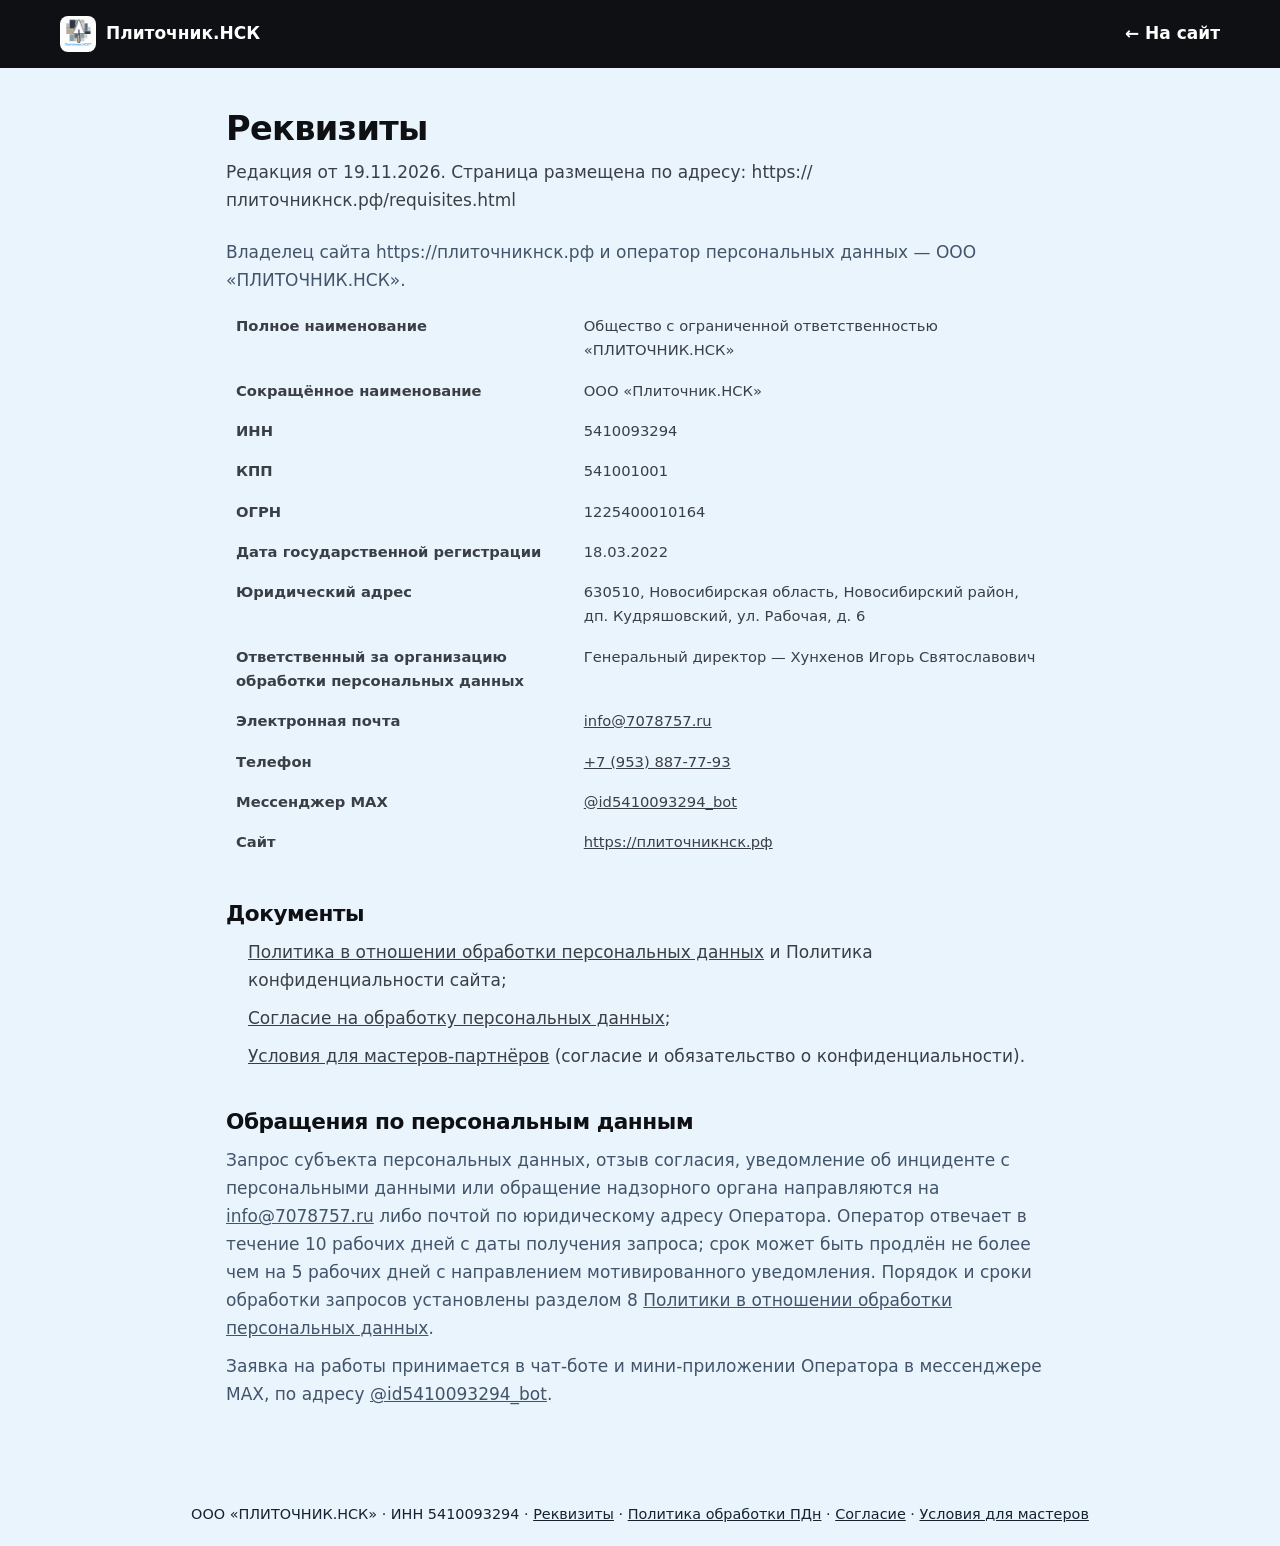
<file: requisites.html>
<!DOCTYPE html>
<html lang="ru">
<head>
  <meta charset="UTF-8">
  <meta name="viewport" content="width=device-width, initial-scale=1.0">
  <title>Реквизиты — Плиточник.НСК</title>
  <meta name="description" content="Реквизиты ООО «ПЛИТОЧНИК.НСК» — оператора сайта плиточникнск.рф и оператора персональных данных: ИНН, КПП, ОГРН, юридический адрес, контакты.">
  <link rel="canonical" href="https://www.xn--h1aagabnceg1af5d.xn--p1ai/requisites.html">
  <link rel="stylesheet" href="style.css?v=20261119">
  <link rel="icon" type="image/x-icon" href="assets/logo.jpg">
  <style>
    .legal-top { background: var(--c-dark); padding: 16px 0; }
    .legal-top .container { display: flex; align-items: center; justify-content: space-between; gap: 16px; }
    .legal-top a { color: #fff; text-decoration: none; display: flex; align-items: center; gap: 10px; font-weight: 700; }
    .legal-top img { width: 36px; height: 36px; border-radius: 8px; }
    .legal { max-width: 860px; margin: 0 auto; padding: 40px 16px 64px; line-height: 1.65; color: var(--c-charcoal); }
    .legal h1 { font-size: clamp(1.5rem, 4vw, 2.1rem); line-height: 1.25; margin-bottom: 8px; color: var(--c-dark); }
    .legal h2 { font-size: 1.35rem; margin: 40px 0 12px; color: var(--c-dark); }
    .legal h3 { font-size: 1.1rem; margin: 28px 0 8px; color: var(--c-dark); }
    .legal p, .legal li { margin-bottom: 10px; }
    .legal ol, .legal ul { padding-left: 22px; margin-bottom: 14px; }
    .legal .meta { color: var(--c-grey); margin-bottom: 24px; }
    .legal .toc { background: var(--c-bg-alt); border-radius: 12px; padding: 14px 18px; margin-bottom: 24px; }
    .legal .table-wrap { overflow-x: auto; margin: 12px 0 20px; }
    .legal table { border-collapse: collapse; width: 100%; min-width: 640px; font-size: 0.92rem; }
    .legal th, .legal td { border: 1px solid var(--c-border); padding: 8px 10px; vertical-align: top; text-align: left; }
    .legal th { background: var(--c-bg-alt); width: 42%; }
    .legal a { word-break: break-word; }
    .legal-foot { border-top: 1px solid var(--c-border); padding: 20px 16px; text-align: center; color: var(--c-grey); font-size: 0.9rem; }
  </style>
</head>
<body>
  <div class="legal-top"><div class="container">
    <a href="/"><img src="assets/logo.jpg" alt="Логотип"> Плиточник.НСК</a>
    <a href="/#contact">← На сайт</a>
  </div></div>
  <main class="legal">
<h1>Реквизиты</h1>
<p class="meta">Редакция от 19.11.2026. Страница размещена по адресу: https://плиточникнск.рф/requisites.html</p>

<p>Владелец сайта https://плиточникнск.рф и оператор персональных данных — ООО «ПЛИТОЧНИК.НСК».</p>

<div class="table-wrap"><table>
  <tbody>
    <tr><th>Полное наименование</th><td>Общество с ограниченной ответственностью «ПЛИТОЧНИК.НСК»</td></tr>
    <tr><th>Сокращённое наименование</th><td>ООО «Плиточник.НСК»</td></tr>
    <tr><th>ИНН</th><td>5410093294</td></tr>
    <tr><th>КПП</th><td>541001001</td></tr>
    <tr><th>ОГРН</th><td>1225400010164</td></tr>
    <tr><th>Дата государственной регистрации</th><td>18.03.2022</td></tr>
    <tr><th>Юридический адрес</th><td>630510, Новосибирская область, Новосибирский район, дп. Кудряшовский, ул. Рабочая, д. 6</td></tr>
    <tr><th>Ответственный за организацию обработки персональных данных</th><td>Генеральный директор — Хунхенов Игорь Святославович</td></tr>
    <tr><th>Электронная почта</th><td><a href="mailto:info@7078757.ru">info@7078757.ru</a></td></tr>
    <tr><th>Телефон</th><td><a href="tel:+79538877793">+7 (953) 887-77-93</a></td></tr>
    <tr><th>Мессенджер MAX</th><td><a href="https://max.ru/id5410093294_bot" target="_blank" rel="noopener">@id5410093294_bot</a></td></tr>
    <tr><th>Сайт</th><td><a href="https://плиточникнск.рф/">https://плиточникнск.рф</a></td></tr>
  </tbody>
</table></div>

<h2>Документы</h2>
<ul>
  <li><a href="privacy.html">Политика в отношении обработки персональных данных</a> и Политика конфиденциальности сайта;</li>
  <li><a href="consent.html">Согласие на обработку персональных данных</a>;</li>
  <li><a href="masters-terms.html">Условия для мастеров-партнёров</a> (согласие и обязательство о конфиденциальности).</li>
</ul>

<h2>Обращения по персональным данным</h2>
<p>Запрос субъекта персональных данных, отзыв согласия, уведомление об инциденте с персональными данными или обращение надзорного органа направляются на <a href="mailto:info@7078757.ru">info@7078757.ru</a> либо почтой по юридическому адресу Оператора. Оператор отвечает в течение 10 рабочих дней с даты получения запроса; срок может быть продлён не более чем на 5 рабочих дней с направлением мотивированного уведомления. Порядок и сроки обработки запросов установлены разделом 8 <a href="privacy.html">Политики в отношении обработки персональных данных</a>.</p>

<p>Заявка на работы принимается в чат-боте и мини-приложении Оператора в мессенджере MAX, по адресу <a href="https://max.ru/id5410093294_bot" target="_blank" rel="noopener">@id5410093294_bot</a>.</p>
  </main>
  <div class="legal-foot">ООО «ПЛИТОЧНИК.НСК» · ИНН 5410093294 · <a href="requisites.html">Реквизиты</a> · <a href="privacy.html">Политика обработки ПДн</a> · <a href="consent.html">Согласие</a> · <a href="masters-terms.html">Условия для мастеров</a></div>
</body>
</html>
</file>
<file: style.css>
/* =========================================
   Плиточник.НСК — Redesign / Dark Graphite + Brass
   ========================================= */

/* ---------- TOKENS ---------- */
:root{
  --c-bg:#0e1013;
  --c-bg-2:#13161a;
  --c-surface:#181c21;
  --c-surface-2:#1e232a;
  --c-line:rgba(255,255,255,.09);
  --c-line-strong:rgba(255,255,255,.16);
  --c-text:#EFECE6;
  --c-muted:#A7AFB8;
  --c-dim:#8A929B;
  --c-brass:#C9964C;
  --c-brass-lt:#E0B268;
  --c-terra:#C2683F;
  --c-dark:#0e1013;              /* используется юр. страницами */
  --c-charcoal:#3a3f45;         /* используется юр. страницами */

  --ff-sans:"Inter","Segoe UI",system-ui,-apple-system,"Helvetica Neue",Arial,sans-serif;
  --radius:18px;
  --radius-sm:12px;
  --container:1240px;
  --pad:clamp(18px,4vw,40px);
  --header-h:66px;
  --ease:cubic-bezier(.22,.61,.36,1);
  --shadow-lg:0 30px 70px -30px rgba(0,0,0,.85);
  --shadow-md:0 18px 40px -24px rgba(0,0,0,.9);
}

/* ---------- RESET ---------- */
*,*::before,*::after{box-sizing:border-box}
html{
  -webkit-text-size-adjust:100%;
  scroll-behavior:smooth;
  scroll-padding-top:calc(var(--header-h) + 16px);
}
body{
  margin:0;
  background:var(--c-bg);
  color:var(--c-text);
  font-family:var(--ff-sans);
  font-size:clamp(15.5px,.55vw + 14px,17px);
  line-height:1.6;
  overflow-x:hidden;            /* защита от горизонтального скролла */
  -webkit-font-smoothing:antialiased;
  text-rendering:optimizeLegibility;
}
img,svg{max-width:100%;display:block}
h1,h2,h3,h4,p,figure{margin:0}
a{color:inherit}
button{font:inherit;color:inherit;background:none;border:0;cursor:pointer}
ul{margin:0;padding:0;list-style:none}
.container{width:100%;max-width:var(--container);margin-inline:auto;padding-inline:var(--pad)}

::selection{background:var(--c-brass);color:#101215}

/* ---------- ACCESSIBILITY ---------- */
:focus-visible{
  outline:3px solid var(--c-brass-lt);
  outline-offset:3px;
  border-radius:6px;
}
.skip-link{
  position:absolute;left:16px;top:-100px;z-index:200;
  background:var(--c-brass);color:#101215;font-weight:800;
  padding:12px 18px;border-radius:10px;text-decoration:none;
  transition:top .2s var(--ease);
}
.skip-link:focus{top:16px}
.visually-hidden{
  position:absolute!important;width:1px;height:1px;margin:-1px;
  padding:0;overflow:hidden;clip:rect(0 0 0 0);white-space:nowrap;border:0;
}

/* ---------- TYPOGRAPHY ---------- */
h1,h2,h3,h4{font-weight:800;line-height:1.1;letter-spacing:-.02em}
h2{font-size:clamp(1.85rem,5.4vw,3.35rem);margin-bottom:14px}
h3{font-size:clamp(1.12rem,2.2vw,1.4rem);line-height:1.25}
h4{font-size:1rem;font-weight:700;letter-spacing:0}
p{color:var(--c-muted)}
.eyebrow{
  display:inline-block;
  font-size:.76rem;font-weight:800;letter-spacing:.16em;text-transform:uppercase;
  color:var(--c-brass-lt);
  margin-bottom:14px;
}
.section{padding-block:clamp(60px,9vw,120px);position:relative}
.section-header{max-width:56ch;margin-bottom:clamp(32px,5vw,56px)}
.section-header p{font-size:clamp(1rem,1.6vw,1.13rem)}

/* ---------- BUTTONS ---------- */
.btn{
  --btn-bg:var(--c-brass);
  display:inline-flex;align-items:center;justify-content:center;gap:10px;
  min-height:56px;padding:15px 28px;
  border-radius:999px;
  font-weight:800;font-size:1rem;text-decoration:none;
  background:var(--btn-bg);color:#14161a;
  border:1px solid transparent;
  transition:transform .3s var(--ease),box-shadow .3s var(--ease),background .25s var(--ease),color .25s var(--ease);
  will-change:transform;
}
.btn:hover{transform:translateY(-2px);box-shadow:0 14px 34px -12px rgba(201,150,76,.6)}
.btn:active{transform:translateY(0)}
.btn-primary{
  background:linear-gradient(135deg,var(--c-brass-lt),var(--c-brass) 55%,var(--c-terra));
  box-shadow:0 10px 30px -14px rgba(201,150,76,.75);
}
.btn-outline{
  background:rgba(255,255,255,.04);
  border-color:var(--c-line-strong);
  color:var(--c-text);
  backdrop-filter:blur(6px);
}
.btn-outline:hover{background:rgba(255,255,255,.1);box-shadow:none}
.btn-light{background:var(--c-text);color:#14161a}
.btn-light:hover{box-shadow:0 14px 34px -14px rgba(239,236,230,.5)}
.btn-sm{min-height:44px;padding:10px 20px;font-size:.92rem}

/* ---------- HEADER ---------- */
.header{
  position:fixed;inset:0 0 auto;z-index:100;
  height:var(--header-h);
  display:flex;align-items:center;
  background:rgba(14,16,19,.55);
  backdrop-filter:blur(14px) saturate(1.3);
  -webkit-backdrop-filter:blur(14px) saturate(1.3);
  border-bottom:1px solid transparent;
  transition:background .35s var(--ease),border-color .35s var(--ease),height .35s var(--ease);
}
.header.scrolled{
  background:rgba(14,16,19,.9);
  border-bottom-color:var(--c-line);
}
.header-inner{display:flex;align-items:center;gap:16px}
.header-logo{
  display:flex;align-items:center;gap:10px;
  text-decoration:none;font-weight:800;font-size:1.02rem;letter-spacing:-.01em;
  margin-right:auto;
}
.header-logo img{width:40px;height:40px;border-radius:10px;object-fit:cover;flex:none}
.header-logo span{white-space:nowrap}
.nav{display:none;gap:26px}
.nav a{
  position:relative;text-decoration:none;
  font-size:.95rem;font-weight:600;color:var(--c-muted);
  padding:6px 0;transition:color .25s var(--ease);
}
.nav a::after{
  content:"";position:absolute;left:0;bottom:0;height:2px;width:0;
  background:var(--c-brass);border-radius:2px;
  transition:width .3s var(--ease);
}
.nav a:hover,.nav a.active{color:var(--c-text)}
.nav a:hover::after,.nav a.active::after{width:100%}
.header-cta{display:none;align-items:center;gap:18px}
.header-phone{
  text-decoration:none;font-weight:700;font-size:.95rem;white-space:nowrap;
  transition:color .25s var(--ease);
}
.header-phone:hover{color:var(--c-brass-lt)}
.burger{
  width:46px;height:46px;flex:none;
  display:flex;flex-direction:column;align-items:center;justify-content:center;gap:5px;
  border-radius:12px;border:1px solid var(--c-line);
}
.burger span{
  display:block;width:20px;height:2px;border-radius:2px;background:var(--c-text);
  transition:transform .35s var(--ease),opacity .25s var(--ease);
}
.burger.active span:nth-child(1){transform:translateY(7px) rotate(45deg)}
.burger.active span:nth-child(2){opacity:0}
.burger.active span:nth-child(3){transform:translateY(-7px) rotate(-45deg)}

.nav-overlay{
  position:fixed;inset:0;z-index:90;
  background:rgba(8,9,11,.7);backdrop-filter:blur(3px);
  opacity:0;visibility:hidden;transition:opacity .35s var(--ease),visibility .35s;
}
.nav-overlay.active{opacity:1;visibility:visible}
.nav.open{
  display:flex;flex-direction:column;
  position:fixed;inset:var(--header-h) 0 auto;z-index:95;
  background:var(--c-bg-2);
  border-bottom:1px solid var(--c-line);
  padding:8px var(--pad) 26px;
  gap:2px;
}
.nav.open a{
  font-size:1.2rem;font-weight:700;color:var(--c-text);
  padding:15px 0;border-bottom:1px solid var(--c-line);
}
.nav.open a::after{display:none}

/* ---------- HERO ---------- */
.hero{
  position:relative;
  min-height:100svh;
  display:flex;align-items:center;
  padding-block:calc(var(--header-h) + 44px) 76px;
  overflow:hidden;
  isolation:isolate;
}
.hero-media{position:absolute;inset:0;z-index:-1}
.hero-canvas{position:absolute;inset:0}
.hero-canvas canvas{display:block;width:100%;height:100%}
.hero-fallback{
  position:absolute;inset:0;width:100%;height:100%;
  object-fit:cover;object-position:center;
  opacity:.42;
  filter:saturate(.55) contrast(1.05);
  transition:opacity .9s var(--ease);
}
/* когда WebGL активен — статичный фон плавно гаснет */
body.webgl-on .hero-fallback{opacity:0}
.hero-veil{
  position:absolute;inset:0;
  background:
    /* левая часть — под текст, затемняем сильнее */
    linear-gradient(100deg,rgba(14,16,19,.94) 0%,rgba(14,16,19,.86) 30%,rgba(14,16,19,.45) 62%,rgba(14,16,19,.12) 100%),
    /* сверху/снизу — мягкая рамка, середина остаётся светлой */
    linear-gradient(180deg,rgba(14,16,19,.72) 0%,rgba(14,16,19,.18) 30%,rgba(14,16,19,.20) 62%,rgba(14,16,19,.88) 100%);
}
/* текст поверх яркого неона — тёмная подложка-тень для читаемости */
body.webgl-on .hero h1,body.webgl-on .hero-subtitle,body.webgl-on .hero-content p{text-shadow:0 2px 18px rgba(8,9,11,.85),0 0 4px rgba(8,9,11,.6)}
/* с 3D-сценой правую часть почти не затемняем — неон должен светиться */
body.webgl-on .hero-veil{
  background:
    linear-gradient(100deg,rgba(14,16,19,.92) 0%,rgba(14,16,19,.78) 30%,rgba(14,16,19,.22) 60%,rgba(14,16,19,0) 100%),
    linear-gradient(180deg,rgba(14,16,19,.55) 0%,rgba(14,16,19,0) 25%,rgba(14,16,19,0) 70%,rgba(14,16,19,.85) 100%);
}
.hero-content{max-width:100%}
.hero-badge{
  display:inline-flex;align-items:center;gap:9px;
  padding:9px 16px;margin-bottom:24px;
  border:1px solid var(--c-line-strong);border-radius:999px;
  background:rgba(255,255,255,.05);
  backdrop-filter:blur(8px);
  font-size:.82rem;font-weight:700;letter-spacing:.01em;color:#E7E2D8;
}
.hero-badge svg{color:var(--c-brass-lt);flex:none}
.hero h1{
  font-size:clamp(2rem,7.4vw,5.4rem);
  line-height:1.04;
  margin-bottom:22px;
  text-wrap:balance;
  overflow-wrap:break-word;   /* длинные слова не вылезают за экран */
  hyphens:auto;
}
.hero h1 span{
  display:inline-block;
  background:linear-gradient(100deg,var(--c-brass-lt),var(--c-brass) 40%,var(--c-terra));
  -webkit-background-clip:text;background-clip:text;
  -webkit-text-fill-color:transparent;color:transparent;
}
.hero-text{
  font-size:clamp(1.02rem,2.2vw,1.22rem);
  max-width:56ch;margin-bottom:34px;color:#C3CAD2;
}
.hero-buttons{display:flex;flex-wrap:wrap;gap:14px;margin-bottom:52px}
.hero-buttons .btn{flex:1 1 auto;min-width:min(100%,230px)}
@media (min-width:640px){.hero-buttons .btn{flex:0 0 auto}}
.hero-stats{
  display:grid;grid-template-columns:repeat(3,1fr);
  gap:clamp(10px,3vw,28px);
  padding-top:28px;border-top:1px solid var(--c-line);
  max-width:640px;
}
.hero-stat-number{
  font-size:clamp(1.7rem,5.4vw,2.9rem);
  font-weight:800;line-height:1;letter-spacing:-.03em;
  color:var(--c-text);
  font-variant-numeric:tabular-nums;
}
.hero-stat-number span{color:var(--c-brass)}
.hero-stat-label{
  margin-top:8px;font-size:.82rem;line-height:1.35;color:var(--c-dim);
}
.hero-scroll{
  position:absolute;left:50%;bottom:22px;transform:translateX(-50%);
  display:none;flex-direction:column;align-items:center;gap:10px;
  font-size:.72rem;letter-spacing:.2em;text-transform:uppercase;color:var(--c-dim);
}
.hero-scroll-line{
  width:1px;height:54px;
  background:linear-gradient(180deg,var(--c-brass),transparent);
  animation:scrollLine 2.4s var(--ease) infinite;
}
@keyframes scrollLine{
  0%{transform:scaleY(0);transform-origin:top}
  45%{transform:scaleY(1);transform-origin:top}
  55%{transform:scaleY(1);transform-origin:bottom}
  100%{transform:scaleY(0);transform-origin:bottom}
}

/* ---------- CARDS BASE ---------- */
.advantages-grid,.services-grid{
  display:grid;gap:16px;
}

/* ---------- ADVANTAGES ---------- */
.advantage-card{
  padding:clamp(22px,3.4vw,32px);
  border:1px solid var(--c-line);border-radius:var(--radius);
  background:linear-gradient(180deg,var(--c-surface),rgba(19,22,26,.55));
  transition:transform .45s var(--ease),border-color .45s var(--ease),box-shadow .45s var(--ease);
}
.advantage-card:hover{
  transform:translateY(-5px);
  border-color:rgba(201,150,76,.45);
  box-shadow:var(--shadow-md);
}
.advantage-icon{
  width:54px;height:54px;margin-bottom:18px;
  display:grid;place-items:center;border-radius:14px;
  color:var(--c-brass-lt);
  background:linear-gradient(145deg,rgba(201,150,76,.18),rgba(201,150,76,.05));
  border:1px solid rgba(201,150,76,.25);
}
.advantage-card h3{margin-bottom:10px}
.advantage-card p{font-size:.96rem}

/* ---------- SERVICES ---------- */
.services-grid{
  perspective:1400px;
  grid-template-columns:1fr;
}
.service-card{
  position:relative;
  padding:clamp(24px,3.6vw,34px);
  border:1px solid var(--c-line);border-radius:var(--radius);
  background:linear-gradient(165deg,var(--c-surface-2),rgba(16,19,22,.7));
  overflow:hidden;
  transform-style:preserve-3d;
  transition:transform .45s var(--ease),border-color .45s var(--ease),box-shadow .45s var(--ease);
}
/* блик, следующий за курсором (координаты задаёт JS) */
.service-card::before{
  content:"";position:absolute;inset:0;pointer-events:none;
  background:radial-gradient(320px circle at var(--mx,50%) var(--my,0%),rgba(201,150,76,.16),transparent 62%);
  opacity:0;transition:opacity .4s var(--ease);
}
.tilt:hover::before{opacity:1}
.service-card:hover{
  border-color:rgba(201,150,76,.4);
  box-shadow:var(--shadow-md);
}
.service-icon{
  width:52px;height:52px;margin-bottom:20px;
  display:grid;place-items:center;border-radius:14px;
  color:var(--c-brass-lt);
  background:rgba(201,150,76,.1);
  border:1px solid rgba(201,150,76,.22);
  transform:translateZ(28px);
}
.service-icon svg{width:26px;height:26px;fill:none;stroke:currentColor;stroke-width:1.8;stroke-linecap:round;stroke-linejoin:round}
.service-card h3{margin-bottom:12px;transform:translateZ(20px)}
.service-card p{font-size:.95rem;transform:translateZ(10px)}
.service-tag{
  position:absolute;top:20px;right:20px;
  padding:6px 12px;border-radius:999px;
  font-size:.7rem;font-weight:800;letter-spacing:.08em;text-transform:uppercase;
  color:var(--c-brass-lt);
  background:rgba(201,150,76,.12);
  border:1px solid rgba(201,150,76,.28);
  transform:translateZ(36px);
}

/* ---------- PORTFOLIO ---------- */
.portfolio-filters{
  display:flex;gap:9px;flex-wrap:wrap;
  margin-bottom:clamp(26px,4vw,42px);
}
.filter-btn{
  padding:10px 18px;border-radius:999px;
  border:1px solid var(--c-line);
  background:rgba(255,255,255,.03);
  font-size:.9rem;font-weight:700;color:var(--c-muted);
  transition:color .25s var(--ease),border-color .25s var(--ease),background .25s var(--ease);
}
.filter-btn:hover{color:var(--c-text);border-color:var(--c-line-strong)}
.filter-btn.active{
  color:#14161a;border-color:transparent;
  background:linear-gradient(135deg,var(--c-brass-lt),var(--c-brass));
}
.portfolio-grid{
  display:grid;gap:14px;
  perspective:1600px;
}
/* .portfolio-item — глубинный сдвиг (управляется JS инлайном).
   .portfolio-open — hover-подъём (не конфликтует со скролл-сдвигом). */
.portfolio-item{
  position:relative;
  border-radius:var(--radius);
  overflow:hidden;
  transform-style:preserve-3d;
  will-change:transform;
  transition:opacity .45s var(--ease);
}
.portfolio-item.is-hidden{display:none}
.portfolio-open{
  position:relative;display:block;width:100%;padding:0;
  border-radius:var(--radius);overflow:hidden;
  text-align:left;
  transition:transform .5s var(--ease),box-shadow .5s var(--ease);
}
.portfolio-open:hover,.portfolio-open:focus-visible{
  transform:translateZ(18px) scale(1.012);
  box-shadow:var(--shadow-md);
}
.portfolio-open img{
  width:100%;height:100%;
  aspect-ratio:4/3;object-fit:cover;
  transition:transform .8s var(--ease),filter .8s var(--ease);
  filter:brightness(.86) saturate(.92);
}
.portfolio-open:focus-visible{outline-offset:-4px}
.portfolio-item:hover .portfolio-open img,
.portfolio-open:focus-visible img{
  transform:scale(1.06);
  filter:brightness(1) saturate(1.05);
}
.portfolio-overlay{
  position:absolute;inset:auto 0 0;padding:20px;
  display:flex;flex-direction:column;gap:4px;
  background:linear-gradient(0deg,rgba(8,9,11,.94),rgba(8,9,11,.5) 55%,transparent);
  transform:translateZ(40px);
}
.portfolio-title{font-weight:800;font-size:1.02rem;color:#F3F0EA;line-height:1.25}
.portfolio-desc{font-size:.85rem;color:#AEB6BF;line-height:1.4}

/* ---------- LIGHTBOX ---------- */
.lightbox{
  position:fixed;inset:0;z-index:150;
  display:grid;place-items:center;padding:var(--pad);
  background:rgba(6,7,9,.94);
  backdrop-filter:blur(8px);
  opacity:0;visibility:hidden;
  transition:opacity .35s var(--ease),visibility .35s;
}
.lightbox[hidden]{display:none}
/* при открытии visibility включается сразу — иначе кнопка закрытия
   в первом кадре не принимает фокус */
.lightbox.active{opacity:1;visibility:visible;transition:opacity .35s var(--ease),visibility 0s}
.lightbox img{
  max-width:min(1000px,92vw);max-height:82vh;
  border-radius:var(--radius);
  border:1px solid var(--c-line-strong);
  box-shadow:var(--shadow-lg);
  transform:scale(.96);opacity:0;
  transition:transform .4s var(--ease),opacity .4s var(--ease);
}
.lightbox.active img{transform:scale(1);opacity:1}
.lightbox-close{
  position:absolute;top:16px;right:16px;
  width:48px;height:48px;border-radius:50%;
  display:grid;place-items:center;
  font-size:30px;line-height:1;color:var(--c-text);
  background:rgba(255,255,255,.08);border:1px solid var(--c-line-strong);
}
.lightbox-close:hover{background:rgba(255,255,255,.16)}

/* ---------- PROCESS ---------- */
.process-steps{display:grid;gap:14px;position:relative}
.process-step{
  position:relative;
  padding:26px 22px;
  border:1px solid var(--c-line);border-radius:var(--radius);
  background:linear-gradient(180deg,var(--c-surface),rgba(19,22,26,.4));
  transition:transform .4s var(--ease),border-color .4s var(--ease);
}
.process-step:hover{transform:translateY(-4px);border-color:rgba(201,150,76,.4)}
.process-step-number{
  font-size:.82rem;font-weight:800;letter-spacing:.16em;
  color:var(--c-brass);margin-bottom:12px;
}
.process-step h3{margin-bottom:8px}
.process-step p{font-size:.93rem}

/* ---------- ABOUT ---------- */
.about-wrapper{display:grid;gap:clamp(34px,5vw,60px);align-items:center}
.about-content h2{margin-bottom:20px}
.about-content p{margin-bottom:16px;max-width:62ch}
.about-features{display:grid;gap:16px;margin-top:30px}
.about-feature{
  display:flex;gap:14px;align-items:flex-start;
  padding:16px;border-radius:var(--radius-sm);
  border:1px solid var(--c-line);
  background:rgba(255,255,255,.02);
}
.about-feature-icon{
  width:36px;height:36px;flex:none;border-radius:10px;
  display:grid;place-items:center;
  color:#14161a;background:linear-gradient(135deg,var(--c-brass-lt),var(--c-brass));
}
.about-feature h4{margin-bottom:5px}
.about-feature p{font-size:.9rem;margin:0}
.about-stats{
  display:grid;grid-template-columns:repeat(2,1fr);gap:12px;
}
.about-stat{
  padding:24px 18px;border-radius:var(--radius);
  border:1px solid var(--c-line);
  background:linear-gradient(165deg,var(--c-surface-2),rgba(16,19,22,.6));
  text-align:center;
}
.about-stat-number{
  font-size:clamp(1.6rem,4.6vw,2.4rem);font-weight:800;line-height:1;
  letter-spacing:-.03em;color:var(--c-brass-lt);
  font-variant-numeric:tabular-nums;
}
.about-stat-label{margin-top:10px;font-size:.84rem;color:var(--c-dim);line-height:1.35}

/* ---------- CONTACT ---------- */
.contact-wrapper{display:grid;gap:20px}
.contact-info{
  padding:clamp(24px,3.6vw,38px);
  border:1px solid var(--c-line);border-radius:var(--radius);
  background:linear-gradient(180deg,var(--c-surface),rgba(19,22,26,.45));
}
.contact-info h3{margin-bottom:8px}
.contact-info > p{margin-bottom:26px;font-size:.96rem}
.contact-item{
  display:flex;gap:14px;align-items:flex-start;
  padding:16px 0;
  border-top:1px solid var(--c-line);
}
.contact-item-icon{
  width:42px;height:42px;flex:none;border-radius:12px;
  display:grid;place-items:center;color:var(--c-brass-lt);
  background:rgba(201,150,76,.1);border:1px solid rgba(201,150,76,.22);
}
.contact-item-text h4{
  font-size:.75rem;letter-spacing:.12em;text-transform:uppercase;
  color:var(--c-dim);margin-bottom:6px;
}
.contact-item-text a,.contact-item-text p{
  font-size:1rem;font-weight:700;color:var(--c-text);text-decoration:none;margin:0;
  overflow-wrap:anywhere;
}
.contact-item-text a:hover{color:var(--c-brass-lt);text-decoration:underline}
.contact-cta{
  padding:clamp(26px,4vw,40px);
  border-radius:var(--radius);
  border:1px solid rgba(201,150,76,.3);
  background:
    radial-gradient(120% 100% at 100% 0%,rgba(194,104,63,.18),transparent 60%),
    linear-gradient(165deg,var(--c-surface-2),rgba(16,19,22,.85));
  display:flex;flex-direction:column;align-items:flex-start;gap:14px;
  box-shadow:var(--shadow-md);
}
.contact-cta h3{margin-bottom:-4px}
.contact-cta-text{font-size:.96rem}
.contact-cta .btn{width:100%}
.form-note{font-size:.84rem;color:var(--c-dim)}

/* ---------- FOOTER ---------- */
.footer{
  padding-block:clamp(48px,7vw,80px) 28px;
  border-top:1px solid var(--c-line);
  background:linear-gradient(180deg,var(--c-bg-2),#0b0d10);
}
.footer-grid{display:grid;gap:32px}
.footer-brand-header{display:flex;align-items:center;gap:10px;margin-bottom:14px;font-weight:800;font-size:1.05rem}
.footer-brand-header img{width:40px;height:40px;border-radius:10px;object-fit:cover}
.footer-brand p{font-size:.92rem;max-width:44ch}
.footer-col h4{
  font-size:.75rem;letter-spacing:.14em;text-transform:uppercase;
  color:var(--c-brass-lt);margin-bottom:14px;
}
.footer-col a{
  display:block;padding:7px 0;font-size:.94rem;color:var(--c-muted);
  text-decoration:none;transition:color .25s var(--ease),transform .25s var(--ease);
}
.footer-col a:hover{color:var(--c-brass-lt);transform:translateX(4px)}
.footer-bottom{
  margin-top:clamp(34px,5vw,52px);padding-top:22px;
  border-top:1px solid var(--c-line);
  display:flex;flex-direction:column;gap:10px;
  font-size:.82rem;color:var(--c-dim);
}
.footer-bottom a{color:var(--c-muted);text-decoration:underline;text-underline-offset:3px}
.footer-bottom a:hover{color:var(--c-brass-lt)}

/* ---------- FOOTER: РЕКВИЗИТЫ ОПЕРАТОРА (152-ФЗ, ст. 5 ФЗ «О рекламе») ---------- */
.footer-legal{
  margin-top:clamp(28px,4vw,44px);padding-top:20px;
  border-top:1px solid var(--c-line);
  display:flex;flex-direction:column;gap:6px;
  font-size:.82rem;color:var(--c-dim);
}
.footer-legal p{margin:0;max-width:96ch}
.footer-legal a{color:var(--c-muted);text-decoration:underline;text-underline-offset:3px}
.footer-legal a:hover{color:var(--c-brass-lt)}

/* ---------- COOKIE-БАННЕР ---------- */
.cookie-banner{
  position:fixed;left:0;right:0;bottom:0;z-index:120;
  padding:16px var(--pad) calc(16px + env(safe-area-inset-bottom));
  background:var(--c-surface);
  border-top:1px solid var(--c-line-strong);
  box-shadow:var(--shadow-md);
}
.cookie-banner[hidden]{display:none}
.cookie-banner__inner{
  width:100%;max-width:var(--container);margin-inline:auto;
  display:flex;align-items:center;justify-content:space-between;gap:18px;flex-wrap:wrap;
}
.cookie-banner__text{flex:1 1 420px;min-width:0}
.cookie-banner__text h2{
  font-size:.95rem;font-weight:700;margin-bottom:4px;color:var(--c-text);
}
.cookie-banner__text p{font-size:.86rem;color:var(--c-muted);line-height:1.55;max-width:80ch}
.cookie-banner__text a{color:var(--c-brass-lt);text-decoration:underline;text-underline-offset:3px}
.cookie-banner__actions{display:flex;gap:10px;flex-wrap:wrap;flex:0 0 auto}
@media (max-width:640px){
  .cookie-banner__inner{flex-direction:column;align-items:stretch}
  .cookie-banner__actions .btn{flex:1 1 auto}
}

/* ---------- REVEAL ---------- */
.reveal{
  opacity:0;
  transform:translateY(26px);
  transition:opacity .7s var(--ease),transform .7s var(--ease);
}
.reveal.visible{opacity:1;transform:none}
.reveal-delay-1{transition-delay:.07s}
.reveal-delay-2{transition-delay:.14s}
.reveal-delay-3{transition-delay:.21s}
.reveal-delay-4{transition-delay:.28s}
.reveal-delay-5{transition-delay:.35s}
/* без JS контент виден */
.no-js .reveal{opacity:1;transform:none}

/* =========================================
   BREAKPOINTS
   ========================================= */

/* ≥ 560px */
@media (min-width:560px){
  .advantages-grid{grid-template-columns:repeat(2,1fr)}
  .services-grid{grid-template-columns:repeat(2,1fr)}
  .portfolio-grid{grid-template-columns:repeat(2,1fr)}
  .process-steps{grid-template-columns:repeat(2,1fr)}
  .about-features{grid-template-columns:1fr}
  .footer-bottom{flex-direction:row;justify-content:space-between;gap:20px}
}

/* ≥ 900px */
@media (min-width:900px){
  :root{--header-h:76px}

  .nav{
    display:flex;position:static;
    inset:auto;background:none;border:0;padding:0;
    order:2;
  }
  .nav.open a{font-size:.95rem;color:var(--c-muted);padding:6px 0;border:0;font-weight:600}
  .nav.open a::after{
    display:block;content:"";position:absolute;left:0;bottom:0;height:2px;width:0;
    background:var(--c-brass);transition:width .3s var(--ease);
  }
  .nav.open a:hover::after,.nav.open a.active::after{width:100%}
  .nav-overlay{display:none}
  .burger{display:none}
  .header-cta{display:flex;order:3}
  .header-logo{order:1}
  .header-inner{gap:28px}

  .hero{padding-block:calc(var(--header-h) + 60px) 110px}
  .hero-scroll{display:flex}

  .advantages-grid{grid-template-columns:repeat(4,1fr)}
  .services-grid{grid-template-columns:repeat(3,1fr);gap:18px}

  /* портфолио со сдвигом по глубине: центральный крупный, боковые смещены */
  .portfolio-grid{
    grid-template-columns:repeat(6,1fr);
    gap:16px;
  }
  .portfolio-grid{grid-auto-flow:row dense}
  .portfolio-item{grid-column:span 2}
  /* асимметрия только для «Все»: крупный слева, два справа столбиком, три снизу */
  .portfolio-grid:not(.is-filtered) .portfolio-item:nth-child(1){grid-column:1 / span 4;grid-row:span 2}
  .portfolio-open img{aspect-ratio:4/3}

  .process-steps{grid-template-columns:repeat(5,1fr);gap:14px}
  .process-step{padding:30px 22px}

  .about-wrapper{grid-template-columns:1.15fr .85fr;gap:clamp(40px,5vw,70px)}
  .about-stats{grid-template-columns:repeat(2,1fr)}

  .contact-wrapper{grid-template-columns:1fr 1fr;gap:20px}

  .footer-grid{grid-template-columns:1.6fr 1fr 1fr 1.1fr;gap:40px}
}

/* ≥ 1200px */
@media (min-width:1200px){
  .services-grid{gap:20px}
  .portfolio-grid{gap:20px}
}

/* ---------- REDUCED MOTION / NO MOTION ---------- */
@media (prefers-reduced-motion:reduce){
  html{scroll-behavior:auto}
  *,*::before,*::after{
    animation-duration:.01ms!important;
    animation-iteration-count:1!important;
    transition-duration:.01ms!important;
    scroll-behavior:auto!important;
  }
  .reveal{opacity:1;transform:none}
  .hero-scroll-line{animation:none}
  /* статичный фон, без параллакса и наклона */
  .service-card,.portfolio-item{transform:none!important}
  .hero-fallback{opacity:.42}
  /* без движения постоянные композитные слои не нужны */
  .btn,.portfolio-item{will-change:auto}
}
/* цель skip-link получает фокус программно, рамка не нужна */
#hero:focus{outline:none}

/* ---------- MOTION SAFE (JS выключает тяжёлые эффекты) ---------- */
body.motion-lite .service-card,
body.motion-lite .portfolio-item{transform:none!important}
body.motion-lite .service-card::before{display:none}
/* =========================================
   ТЕМА: нежно-голубая (вариант 3, на основе неонового №2)
   Переопределяем токены и места с «зашитыми» тёмными цветами.
   ========================================= */
:root{
  --c-bg:#EAF4FC;
  --c-bg-2:#E0EEF9;
  --c-surface:#F8FCFF;
  --c-surface-2:#F1F8FE;
  --c-line:rgba(30,70,110,.12);
  --c-line-strong:rgba(30,70,110,.22);
  --c-text:#142231;
  --c-muted:#41546A;
  --c-dim:#55677C;
  --c-brass:#B07A2E;
  --c-brass-lt:#9A6620;          /* на светлом фоне акцент темнее — ради контраста */
  --c-terra:#B0532B;
  --shadow-lg:0 30px 70px -34px rgba(40,80,120,.35);
  --shadow-md:0 18px 40px -26px rgba(40,80,120,.4);
}
.btn-outline{background:rgba(255,255,255,.55)}
.btn-outline:hover{background:rgba(255,255,255,.9)}
.btn-light{background:#142231;color:#fff}
.btn-light:hover{box-shadow:0 14px 34px -14px rgba(20,34,49,.45)}
.header{background:rgba(234,244,252,.6)}
.header.scrolled{background:rgba(234,244,252,.92);box-shadow:0 10px 30px -22px rgba(40,80,120,.5)}
.nav-overlay{background:rgba(20,40,60,.35)}
.hero-badge{background:rgba(255,255,255,.6);color:#142231}
.hero-text{color:#33475C}
.hero-veil{
  background:
    linear-gradient(100deg,rgba(234,244,252,.96) 0%,rgba(234,244,252,.88) 30%,rgba(234,244,252,.45) 62%,rgba(234,244,252,.1) 100%),
    linear-gradient(180deg,rgba(234,244,252,.7) 0%,rgba(234,244,252,.15) 30%,rgba(234,244,252,.2) 62%,rgba(234,244,252,.9) 100%);
}
body.webgl-on .hero-veil{
  background:
    linear-gradient(100deg,rgba(234,244,252,.95) 0%,rgba(234,244,252,.82) 30%,rgba(234,244,252,.25) 60%,rgba(234,244,252,0) 100%),
    linear-gradient(180deg,rgba(234,244,252,.55) 0%,rgba(234,244,252,0) 25%,rgba(234,244,252,0) 70%,rgba(234,244,252,.9) 100%);
}
body.webgl-on .hero h1,body.webgl-on .hero-subtitle,body.webgl-on .hero-content p{text-shadow:0 2px 16px rgba(234,244,252,.95),0 0 3px rgba(234,244,252,.9)}
.hero-fallback{opacity:.5;filter:saturate(.7) brightness(1.15)}
.advantage-card{background:linear-gradient(180deg,#FFFFFF,#F1F8FE)}
.service-card{background:linear-gradient(165deg,#FFFFFF,#EEF6FD)}
.process-step{background:linear-gradient(180deg,#FFFFFF,#F1F8FE)}
.about-feature{background:rgba(255,255,255,.7)}
.about-stat{background:linear-gradient(165deg,#FFFFFF,#EEF6FD)}
.contact-info{background:linear-gradient(180deg,#FFFFFF,#F1F8FE)}
.contact-cta{background:linear-gradient(165deg,#FFFFFF,#E6F2FC)}
.filter-btn{background:rgba(255,255,255,.7)}
.footer{background:linear-gradient(180deg,#DCEBF7,#CFE3F3)}
::selection{background:#BFE0F7;color:#142231}
/* градиентный текст прозрачный — text-shadow просвечивает сквозь буквы, поэтому
   у акцента тень убираем и даём ореол через filter */
body.webgl-on .hero h1 span{text-shadow:none;filter:drop-shadow(0 2px 10px rgba(234,244,252,.95))}
.hero h1 span{background-image:linear-gradient(100deg,#B5741F,#C2531F 55%,#A8361C)}
.btn-primary{background:linear-gradient(135deg,#F2C068,#E39A45 55%,#D9733C);color:#1A1208}
</file>
